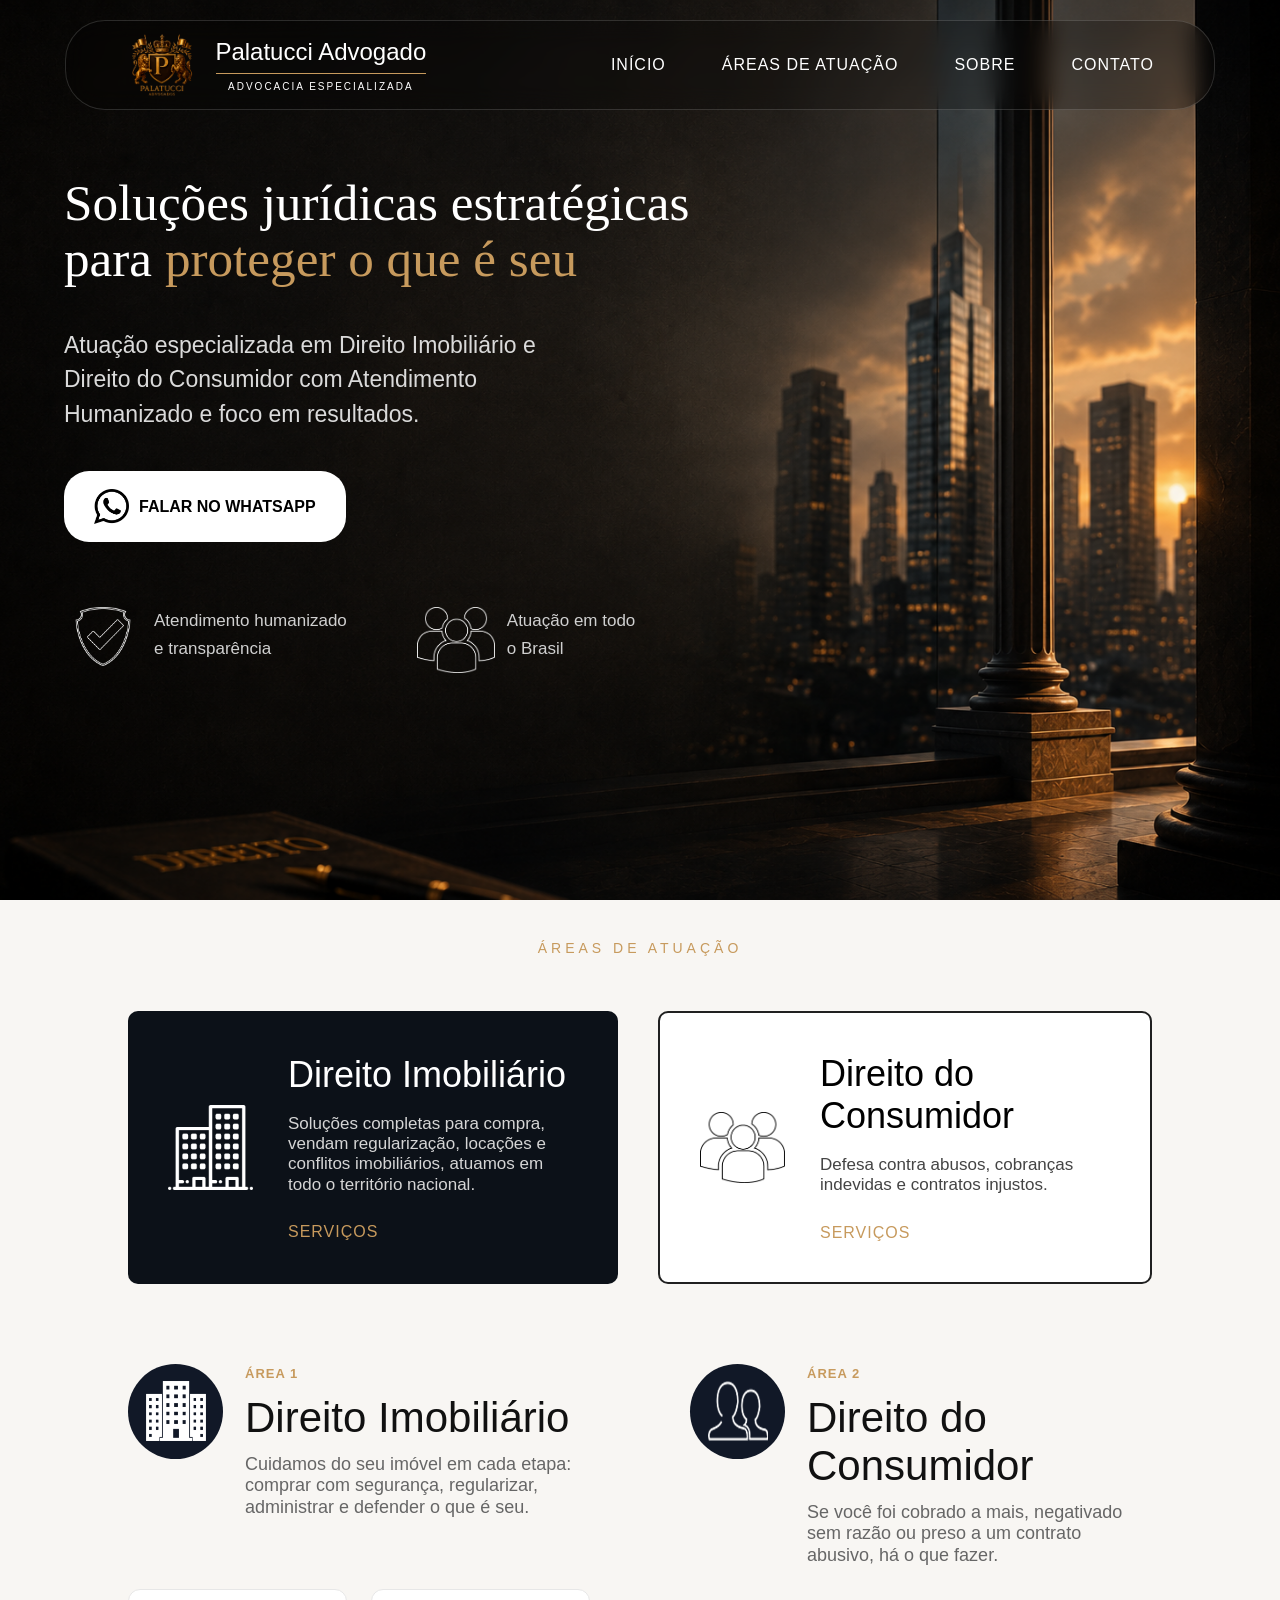
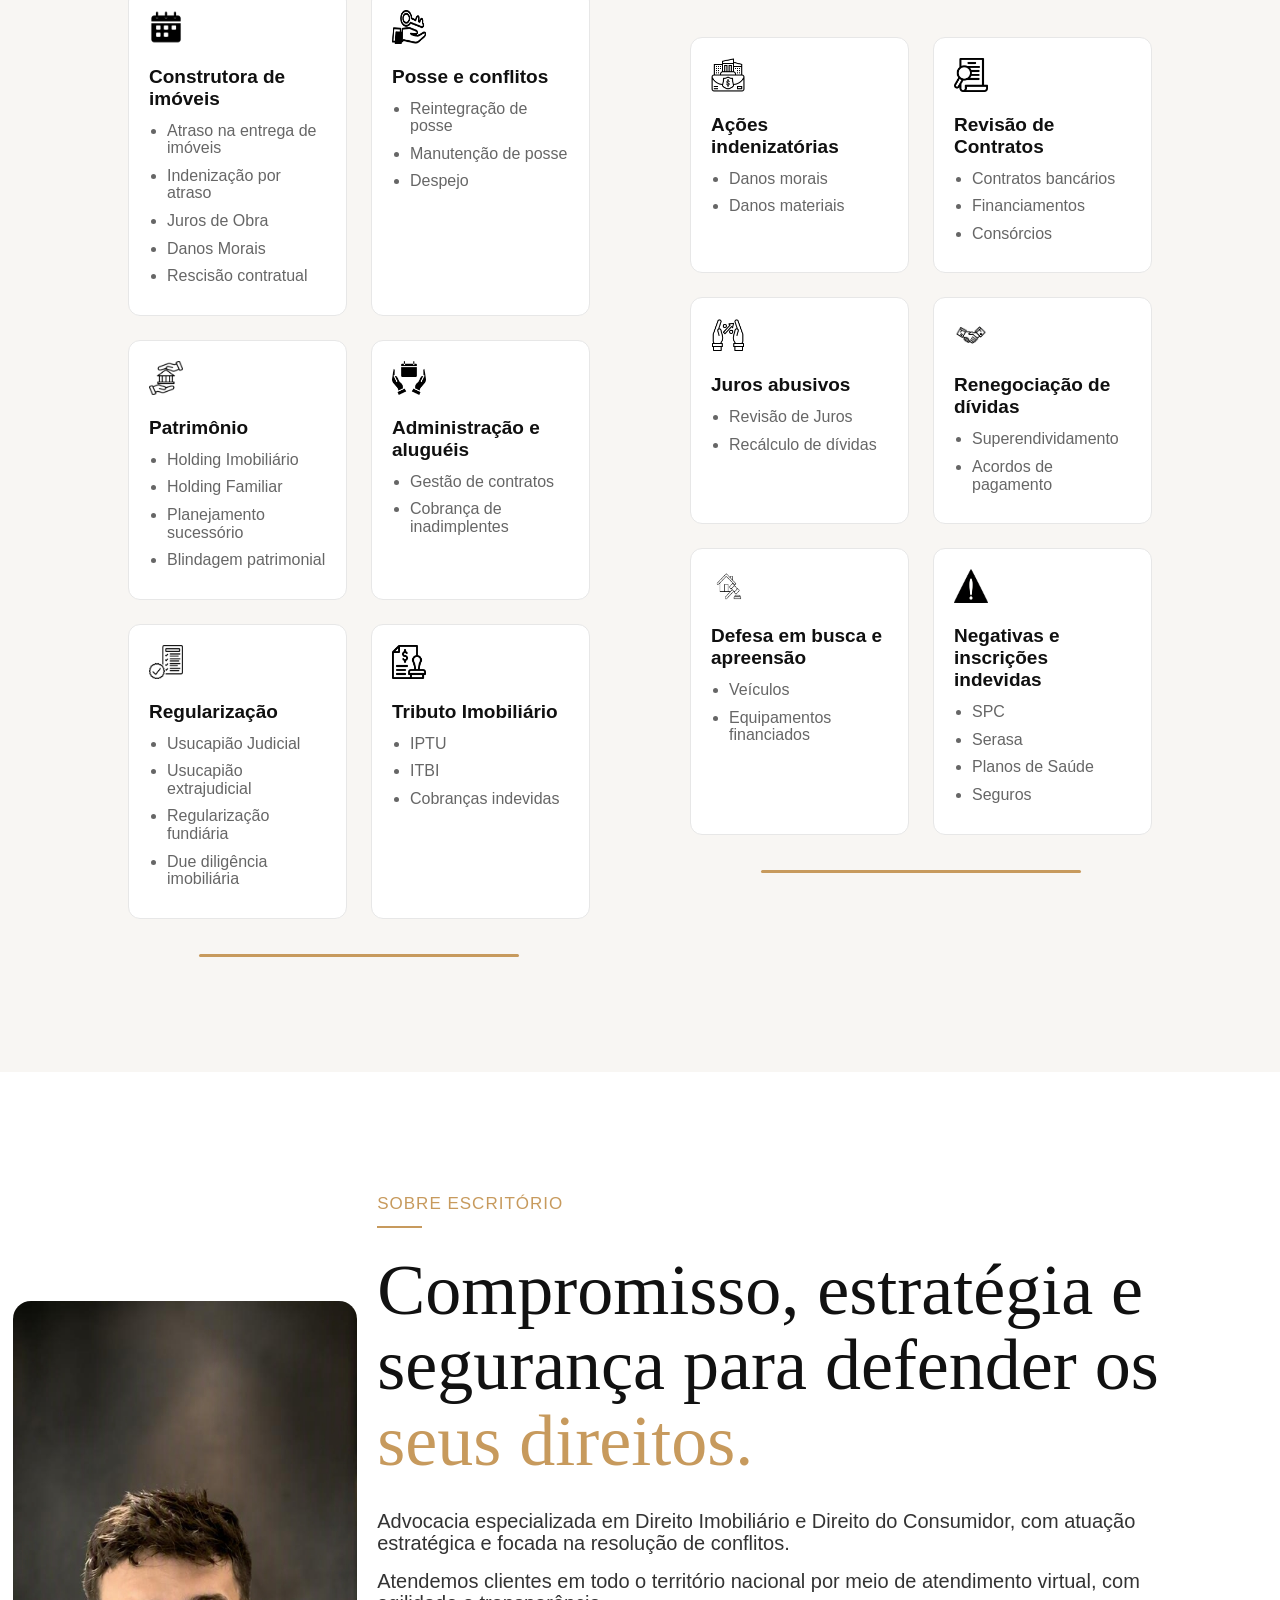
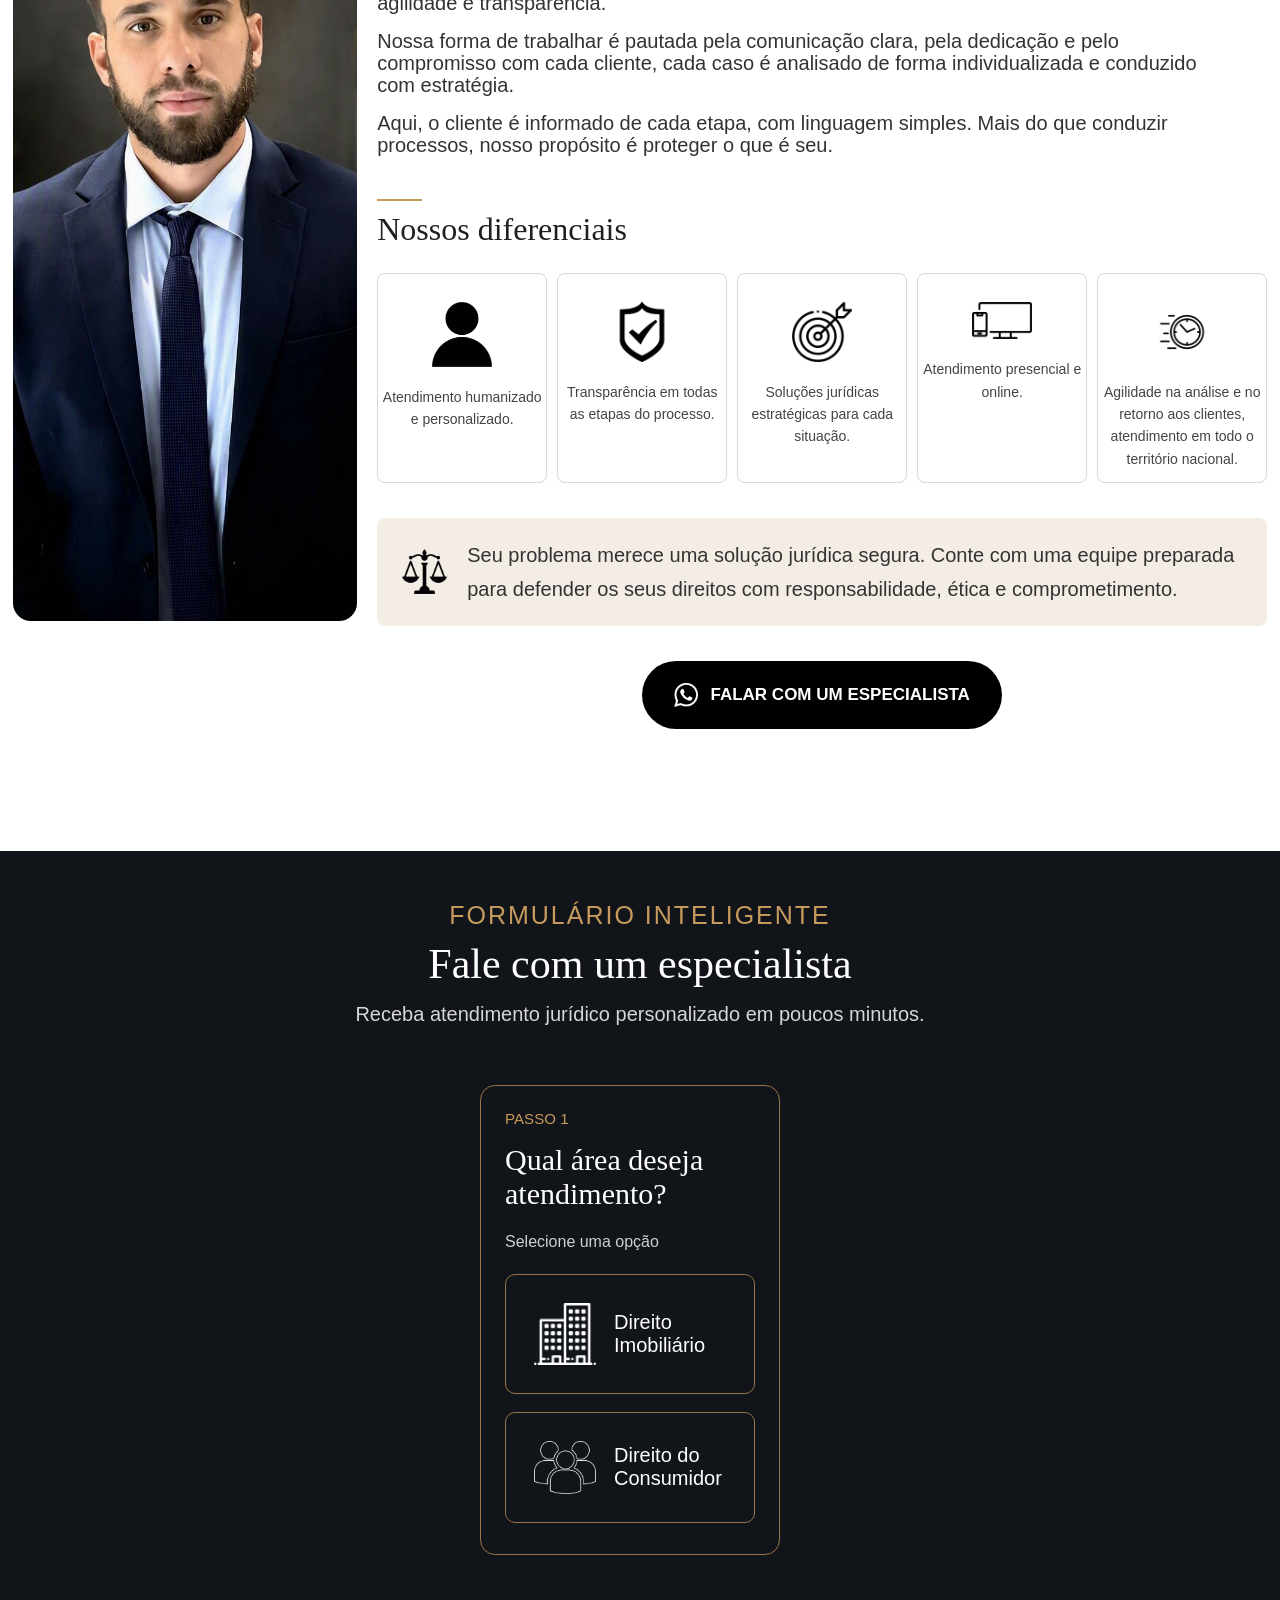
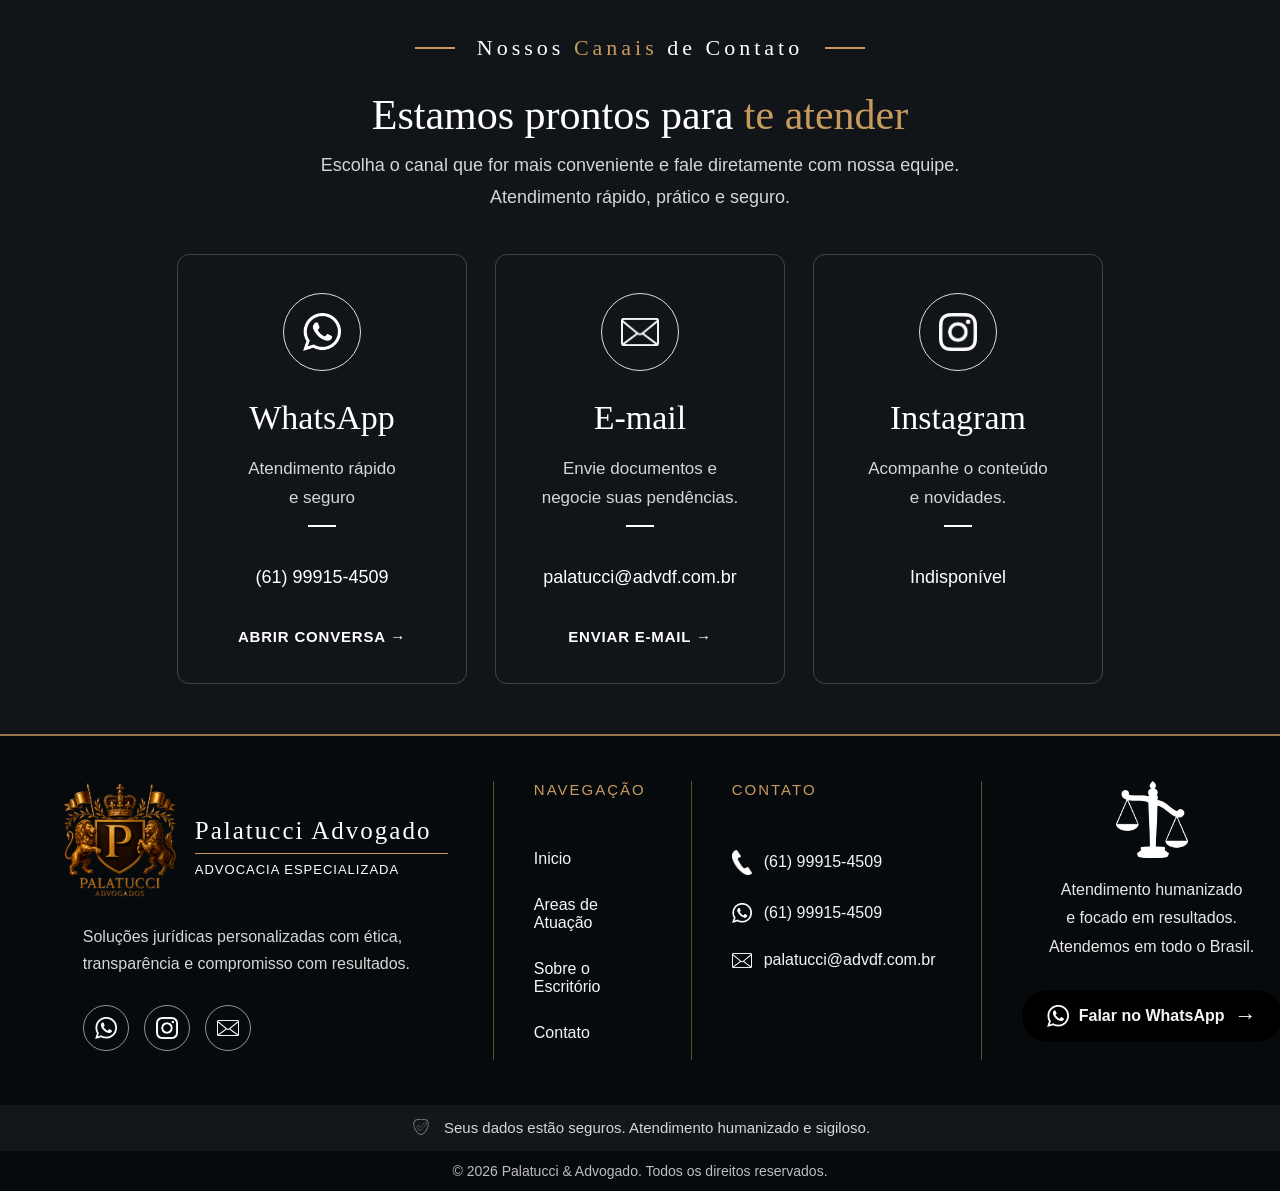
<file: index.html>
<!DOCTYPE html>
<html lang="pt-br">
<head>
    <meta charset="UTF-8">
    <meta name="viewport" content="width=device-width, initial-scale=1.0">
    <title>Palatucci Advogado - Atuamos em todo o Brasil</title>
    <link rel="stylesheet" href="css/cssmain/menu.css">
    <link rel="stylesheet" href="css/cssmain/areasAtuacao.css">
    <link rel="stylesheet" href="css/cssmain/sobre.css">
    <link rel="stylesheet" href="css/cssmain/formulario.css">
    <link rel="stylesheet" href="css/cssmain/footer.css">
    
    <!--CSS Mobile-->
    <link rel="stylesheet" href="css/cssmain/mobile/menuMobile.css">
    <link rel="stylesheet" href="css/cssmain/mobile/areasAtuacaoMobile.css">
    <link rel="stylesheet" href="css/cssmain/mobile/sobreMobile.css">
    <link rel="stylesheet" href="css/cssmain/mobile/formularioMobile.css">
    <link rel="stylesheet" href="css/cssmain/mobile/footerMobile.css">
</head>
<body>
    <!--Aqui é o começo do site-->
    <div class="inicio">
        <section class="in2" id="in2">
            <header class="header" id="header">
                <div class="logoEscritorio">
                    <img src="imagens/palatucci.png" alt="Logo Palatucci Advocacia" class="logo">
                    <div class="logo-texto">
                        <h2>Palatucci Advogado</h2>
                        <div class="linha"></div>
                        <p>Advocacia Especializada</p>
                    </div>
                </div>
                
                <nav class="menu"> 
                    <a href="#in2" class="ativo">Início</a> 
                    <a href="#areas">Áreas de Atuação</a>
                    <a href="#sobre">Sobre</a>
                    <a href="#contato">Contato</a>
                </nav>

                <button class="menu-mobile" id="menuMobile">
                    ☰
                </button>
            </header>
        </section>
        
        <div class="conteudo">
            <div class="principal">
                <h1>
                    Soluções jurídicas estratégicas para
                    <span>proteger o que é seu</span>
                </h1>
                <p>
                    Atuação especializada em Direito Imobiliário
                    e Direito do Consumidor com Atendimento
                    Humanizado e foco em resultados.
                </p>
                
                <a href="https://wa.me/5561999154509" class="botao"> 
                    <img src="imagens/wpp1.png" alt="whatsapp">
                    FALAR NO WHATSAPP 
                </a>
            </div>
    
            <div class="beneficios">
                <div class="item">
                    <img src="imagens/brasao.png" alt="confirmacao">
                    <span>
                        Atendimento humanizado <br> 
                        e transparência
                    </span>
                </div>
    
                <div class="item">
                    <img src="imagens/bonecos.png" alt="bonecos">
                    <span>Atuação em todo <br>
                        o Brasil</span>
                </div>
            </div>
        </div>
    </div>

    <main class="hero">
        <!--Áreas de Atuaçãos-->
        <section class="area" id="areas">
            <span class="subtitulo">ÁREAS DE ATUAÇÃO</span>
            <div class="cards">
                <div class="card-dark">
                    <img src="imagens/predio1.png" alt="predio1">
                    <div>
                        <h2>Direito Imobiliário</h2>
                        <p>
                            Soluções completas para compra,
                            vendam regularização, locações
                            e conflitos imobiliários, atuamos em todo o território nacional.
                        </p>
                        <span class="serv">SERVIÇOS</span>
                    </div>
                </div>

                <div class="card">
                    <img src="imagens/bonecos preto.png" alt="">
                    <div>
                        <h2>Direito do Consumidor</h2>
                        <p>Defesa contra abusos, cobranças indevidas e contratos injustos.</p>
                        <span class="serv">SERVIÇOS</span>
                    </div>
                </div>
            </div>

            <div class="conteudoCards">
                <div class="coluna">
                    <div class="cabecalho">
                        <div class="circulo">
                            <img src="imagens/predios.png" alt="predio">
                        </div>

                        <div>
                            <span>ÁREA 1</span>
                            <h2>Direito Imobiliário</h2>
                            <p>Cuidamos do seu imóvel em cada etapa: comprar com segurança, regularizar, administrar e defender o que é seu.</p>
                        </div>
                    </div>

                    <div class="servicos">
                        <div class="servico">
                            <img src="imagens/an-iconic-calendar-icon-png.webp" alt="calendario">
                            <h3>Construtora de imóveis</h3>
                            <ul>
                                <li>Atraso na entrega de imóveis</li>
                                <li>Indenização por atraso</li>
                                <li>Juros de Obra</li>
                                <li>Danos Morais</li>
                                <li>Rescisão contratual</li>
                            </ul>
                        </div>
        
                        <div class="servico">
                            <img src="imagens/0587-k1go.png" alt="posse">
                            <h3>Posse e conflitos</h3>
                            <ul>
                                <li>Reintegração de posse</li>
                                <li>Manutenção de posse</li>
                                <li>Despejo</li>
                            </ul>
                        </div>
        
                        <div class="servico">
                            <img src="imagens/18591615.png" alt="banco ">
                            <h3>Patrimônio</h3>
                            <ul>
                                <li>Holding Imobiliário</li>
                                <li>Holding Familiar</li>
                                <li>Planejamento sucessório</li>
                                <li>Blindagem patrimonial</li>
                            </ul>
                        </div>
        
                        <div class="servico">
                            <img src="imagens/1451969.png" alt="adm">
                            <h3>Administração e aluguéis</h3>
                            <ul>
                                <li>Gestão de contratos</li>
                                <li>Cobrança de inadimplentes</li>
                            </ul>
                        </div>
        
                        <div class="servico">
                            <img src="imagens/15386154-icone-de-linha-para-regulamentacao-vetor.png" alt="regular">
                            <h3>Regularização</h3>
                            <ul>
                                <li>Usucapião Judicial</li>
                                <li>Usucapião extrajudicial</li>
                                <li>Regularização fundiária</li>
                                <li>Due diligência imobiliária</li>
                            </ul>
                        </div>
        
                        <div class="servico">
                            <img src="imagens/1333283.png" alt="carimbo">
                            <h3>Tributo Imobiliário</h3>
                            <ul>
                                <li>IPTU</li>
                                <li>ITBI</li>
                                <li>Cobranças indevidas</li>
                            </ul>
                        </div>
                    </div>
                </div>



                
                <!--Coluna do Direito Consumidor-->
                <div class="coluna">
                    <div class="cabecalho">
                        <div class="circulo">
                            <img src="imagens/pessoas.png" alt="pessoa">
                        </div>
                         
                        <div>
                            <span>ÁREA 2</span>
                            <h2>Direito do Consumidor</h2>
                            <p>Se você foi cobrado a mais, negativado sem razão ou preso a um contrato abusivo, há o que fazer.</p>
                        </div>
                    </div>
                    <div class="servicos">
                        <div class="servico">
                            <img src="imagens/2758446.png" alt="carta">
                            <h3>Ações indenizatórias</h3>
                            <ul>
                                <li>Danos morais</li>
                                <li>Danos materiais</li>
                            </ul>
                        </div>
    
                        <div class="servico">
                            <img src="imagens/4552675.png" alt="lupa">
                            <h3>Revisão de Contratos</h3>
                            <ul>
                                <li>Contratos bancários</li>
                                <li>Financiamentos</li>
                                <li>Consórcios</li>
                            </ul>
                        </div>
    
                        <div class="servico">
                            <img src="imagens/2091848.png" alt="juro">
                            <h3>Juros abusivos</h3>
                            <ul>
                                <li>Revisão de Juros</li>
                                <li>Recálculo de dívidas</li>
                            </ul>
                        </div>
    
                        <div class="servico">
                            <img src="imagens/pngtree-deal-line-icon-png-image_9137826.png" alt="apertomao">
                            <h3>Renegociação de dívidas</h3>
                            <ul>
                                <li>Superendividamento</li>
                                <li>Acordos de pagamento</li>
                            </ul>
                        </div>
    
                        <div class="servico">
                            <img src="imagens/icon-imobiliario-1-2-29-original.png" alt="casa">
                            <h3>Defesa em busca e apreensão</h3>
                            <ul>
                                <li>Veículos</li>
                                <li>Equipamentos financiados</li>
                            </ul>
                        </div>
    
                        <div class="servico">
                            <img src="imagens/exclamation-mark-icon-free-png.png" alt="exclamacao">
                            <h3>Negativas e inscrições indevidas</h3>
                            <ul>
                                <li>SPC</li>
                                <li>Serasa</li>
                                <li>Planos de Saúde</li>
                                <li>Seguros</li>
                            </ul>
                        </div>
                    </div>
    
                </div>
            </div>





            
        </section>

        <section class="sobre" id="sobre">
            <div class="sobre-imagem">
                <img src="imagens/Designer.jfif" alt="">
            </div>

            <div class="sobre-conteudo">
                <span class="subtitulo-sobre">
                    SOBRE ESCRITÓRIO
                </span>

                <div class="linha-sobre"></div>

                <h2>Compromisso, estratégia e segurança para defender os <span>seus direitos.</span></h2>
                
                <p> Advocacia especializada em Direito Imobiliário e Direito do Consumidor, com atuação estratégica e focada na resolução de conflitos.</p>
                
                <p>Atendemos clientes em todo o território nacional por meio de atendimento virtual, com agilidade e transparência.</p>

                <p>Nossa forma de trabalhar é pautada pela comunicação clara, pela dedicação e pelo compromisso com cada cliente, cada caso é analisado de forma individualizada e conduzido com estratégia.</p>

                <p>Aqui, o cliente é informado de cada etapa, com linguagem simples. Mais do que conduzir processos, nosso propósito é proteger o que é seu.</p>
                
                <h3 class="titulos-diferenciais">Nossos diferenciais</h3>
                <div class="diferenciais">
                    <div class="diferencial">
                        <img src="imagens/pngtree-vector-business-men-icon-png-image_925963.png" alt="">
                        <p>Atendimento humanizado e personalizado.</p>
                    </div>
                    
                    <div class="diferencial">
                        <img src="imagens/315.png" alt="">
                        <p>Transparência em todas as etapas do processo.</p>
                    </div>
                    
                    <div class="diferencial">
                        <img src="imagens/1850962.png" alt="">
                        <p>Soluções jurídicas estratégicas para cada situação.</p>
                    </div>
                    
                    <div class="diferencial">
                        <img src="imagens/communication-tv-and-phone-icon-outline-illustration-vector.png" alt="">
                        <p>Atendimento presencial e online.</p>
                    </div>

                    <div class="diferencial">
                        <img src="imagens/5087296.png" alt="">
                        <p>Agilidade na análise e no retorno aos clientes, atendimento em todo o território nacional.</p>
                    </div>
                </div>
                
                <div class="caixa-final">
                    <img src="imagens/1430.png" alt="">
                    <p>Seu problema merece uma solução jurídica segura. Conte com uma equipe preparada para defender os seus direitos com responsabilidade, ética e comprometimento.</p>
                </div>
                
                <a href="https://wa.me/5561999154509" class="botao-sobre"> 
                    <img src="imagens/whatsapp-logo-png_seeklogo-168310.png" alt="whatsapp">
                    FALAR COM UM ESPECIALISTA 
                </a>
            </div>
        </section>





        <section class="contato" id="contato">
            <span class="subtitulo-contato">FORMULÁRIO INTELIGENTE</span>
            <h2>Fale com um especialista</h2>
            <p class="texto-contato">Receba atendimento jurídico personalizado em poucos minutos.</p>

            <div class="formulario">
                <div class="passo">

                    <!--Aqui é a parte que o cliente escolhe qual é o seu problema-->

                    <span class="numero-passo" id="passo1">PASSO 1</span>
                    <h3>Qual área deseja atendimento?</h3>
                    <p>Selecione uma opção</p>

                    <div class="areas">
                        <div class="opcao-area" id="area-imobiliario" data-area="imobiliario">
                            <img src="imagens/predio1.png" alt="">
                            <span>Direito Imobiliário</span>
                        </div>


                        <div class="opcao-area" id="area-consumidor" data-area="consumidor">
                            <img src="imagens/bonecos.png" alt="">
                            <span>Direito do Consumidor</span>
                        </div>
                    </div>
                </div>


                <div class="seta"></div>


                <div class="passo" id="passo2">
                    <span class="numero-passo">PASSO 2 </span>
                    <h3 id="tituloProblema">Qual o problema?</h3>
                    <p>Selecione uma opção</p>

                    <!-- Finalizar com o JavaScript William!!! -->
                    <div id="listaProblemas"></div>
                </div>


                <div class="seta"></div>


                <div class="passo" id="passo3">
                    <span class="numero-passo">PASSO 3</span>
                    <h3>Suas informações</h3>

                    <input type="text" id="nome" placeholder="Nome Completo">

                    <label for="telefone">Celular (WhatsApp)</label>

                    <div class="linha-inputs">
                        <input type="text" id="telefone" placeholder="(61) 99999-9999">
                        <input type="text" id="celular" placeholder="(61) 3123-4567">
                    </div>

                    <label for="descricao">Informe seu problema</label>
                    <textarea id="descricao" placeholder="Descreva seu problema."></textarea>

                    <button id="continuar">Continuar</button>
                </div>


                <div class="passo pronto" id="passo4">
                    <span class="numero-passo">PRONTO!</span>

                    <img src="imagens/whatsapp-logo-png_seeklogo-168310.png" alt="Whatsapp">
                    <p>Vamos enviar suas informações diretamente para o advogado.</p>

                    <button id="btnEnviar">ENVIAR PARA WHATSAPP</button>
                </div>
            </div>












            <div class="canais">
                <div class="titulo-canais">
                    <div class="linha2"></div>

                    <h3>Nossos <span>Canais</span> de Contato</h3>

                    <div class="linha2"></div>
                </div>

                <h2 class="titulo-atendimento">Estamos prontos para <span>te atender</span></h2>
                
                <p class="texto-canais">Escolha o canal que for mais conveniente e fale diretamente com nossa equipe.
                    <br> Atendimento rápido, prático e seguro.
                </p>

                <div class="cards-contato">
                    <!-- <div class="card-contato">
                        <div class="icone">
                            <img src="/imagens/tell branco.png" alt="telefone">
                        </div>
                        <h3>Telefone</h3>
                        <p>Segunda a Sexta, <br>das 8h às 18h</p>
                        <div class="traco"></div>
                        <span>Indisponível</span>
                    </div> -->

                    <div class="card-contato">
                        <div class="icone">
                            <img src="imagens/whatsapp-logo-png_seeklogo-168310.png" alt="WhatsApp">
                        </div>
                        <h3>WhatsApp</h3>
                        <p>Atendimento rápido <br>e seguro</p>
                        <div class="traco"></div>
                        <strong>(61) 99915-4509</strong>
                        <a href="https://wa.me/5561999154509">ABRIR CONVERSA →</a>
                    </div>

                    <div class="card-contato">
                        <div class="icone">
                            <img src="imagens/email.png" alt="email">
                        </div>
                        <h3>E-mail</h3>
                        <p>Envie documentos e <br>negocie suas pendências.</p>
                        <div class="traco"></div>
                        <strong>palatucci@advdf.com.br</strong>
                        <a href="mailto:palatucci@advdf.com.br">ENVIAR E-MAIL →</a>
                    </div>

                    <div class="card-contato">
                        <div class="icone">
                            <img src="imagens/Camada 1.png" alt="Instagram">
                        </div>
                        <h3>Instagram</h3>
                        <p>Acompanhe o conteúdo <br>e novidades.</p>
                        <div class="traco"></div>
                        <span>Indisponível</span>
                    </div>
                </div>
            </div>

        </section>
    </main>

    <footer class="footer">
        <div class="footer-container">
            <div class="footer-col">
                <div class="footer-logo-area">
                    <img src="imagens/palatucci.png" alt="Palatucci Advogado " class="footer-logo">
                    <div class="footer-logo-texto">
                        <h2>Palatucci Advogado</h2>
                        <div class="linha-logo"></div>
                        <span>ADVOCACIA ESPECIALIZADA</span>
                    </div>
                </div>
                <p class="footer-descricao">
                    Soluções jurídicas personalizadas com ética, transparência e compromisso com resultados.
                </p>

                <div class="footer-redes">
                    <a href="https://wa.me/5561999154509">
                        <img src="imagens/whatsapp-logo-png_seeklogo-168310.png" alt="">
                    </a>

                    <a href="#">
                        <img src="imagens/Camada 1.png" alt="">
                    </a>

                    <a href="mailto:palatucci@advdf.com.br">
                        <img src="imagens/email.png" alt="">
                    </a>
                </div>
            </div>

            <div class="footer-col">
                <h3>NAVEGAÇÃO</h3>
                <ul>
                    <li><a href="#in2">Inicio</a></li>
                    <li><a href="#areas">Areas de Atuação</a></li>
                    <li><a href="#sobre">Sobre o Escritório</a></li>
                    <li><a href="#contato">Contato</a></li>
                </ul>
            </div>

            <div class="footer-col">
                <h3>CONTATO</h3>
                <ul class="lista-contato">
                    <li>
                        <img src="imagens/tell branco.png" alt="">
                        (61) 99915-4509
                    </li>
                    <li>
                        <img src="imagens/whatsapp-logo-png_seeklogo-168310.png" alt="">
                        (61) 99915-4509
                    </li>
                    <li>
                        <img src="imagens/email.png" alt="">
                        palatucci@advdf.com.br
                    </li>
                </ul>
            </div>

            <div class="footer-col footer-direita">
                <img src="imagens/balanca.png" alt="" class="icone-balanca">
                <p>Atendimento humanizado<br> e focado em resultados. <br> Atendemos em todo o Brasil.</p>
                <a href="https://wa.me/5561999154509"
                    class="botao-footer">
                    <img src="imagens/whatsapp-logo-png_seeklogo-168310.png" alt=""> Falar no WhatsApp
                    <span>→</span>
                </a>
            </div>
        </div>

            <div class="footer-info">
                <img src="imagens/brasao.png" alt="seguranca">
                <p>Seus dados estão seguros. Atendimento humanizado e sigiloso.</p>
            </div>

            <div class="footer-copy">
                © 2026 Palatucci & Advogado. Todos os direitos reservados.
            </div>
    </footer> <!--Aqui vai ser o final da pagina-->
    <script src="javaScript/script.js"></script>
    </body>
</html>
</file>
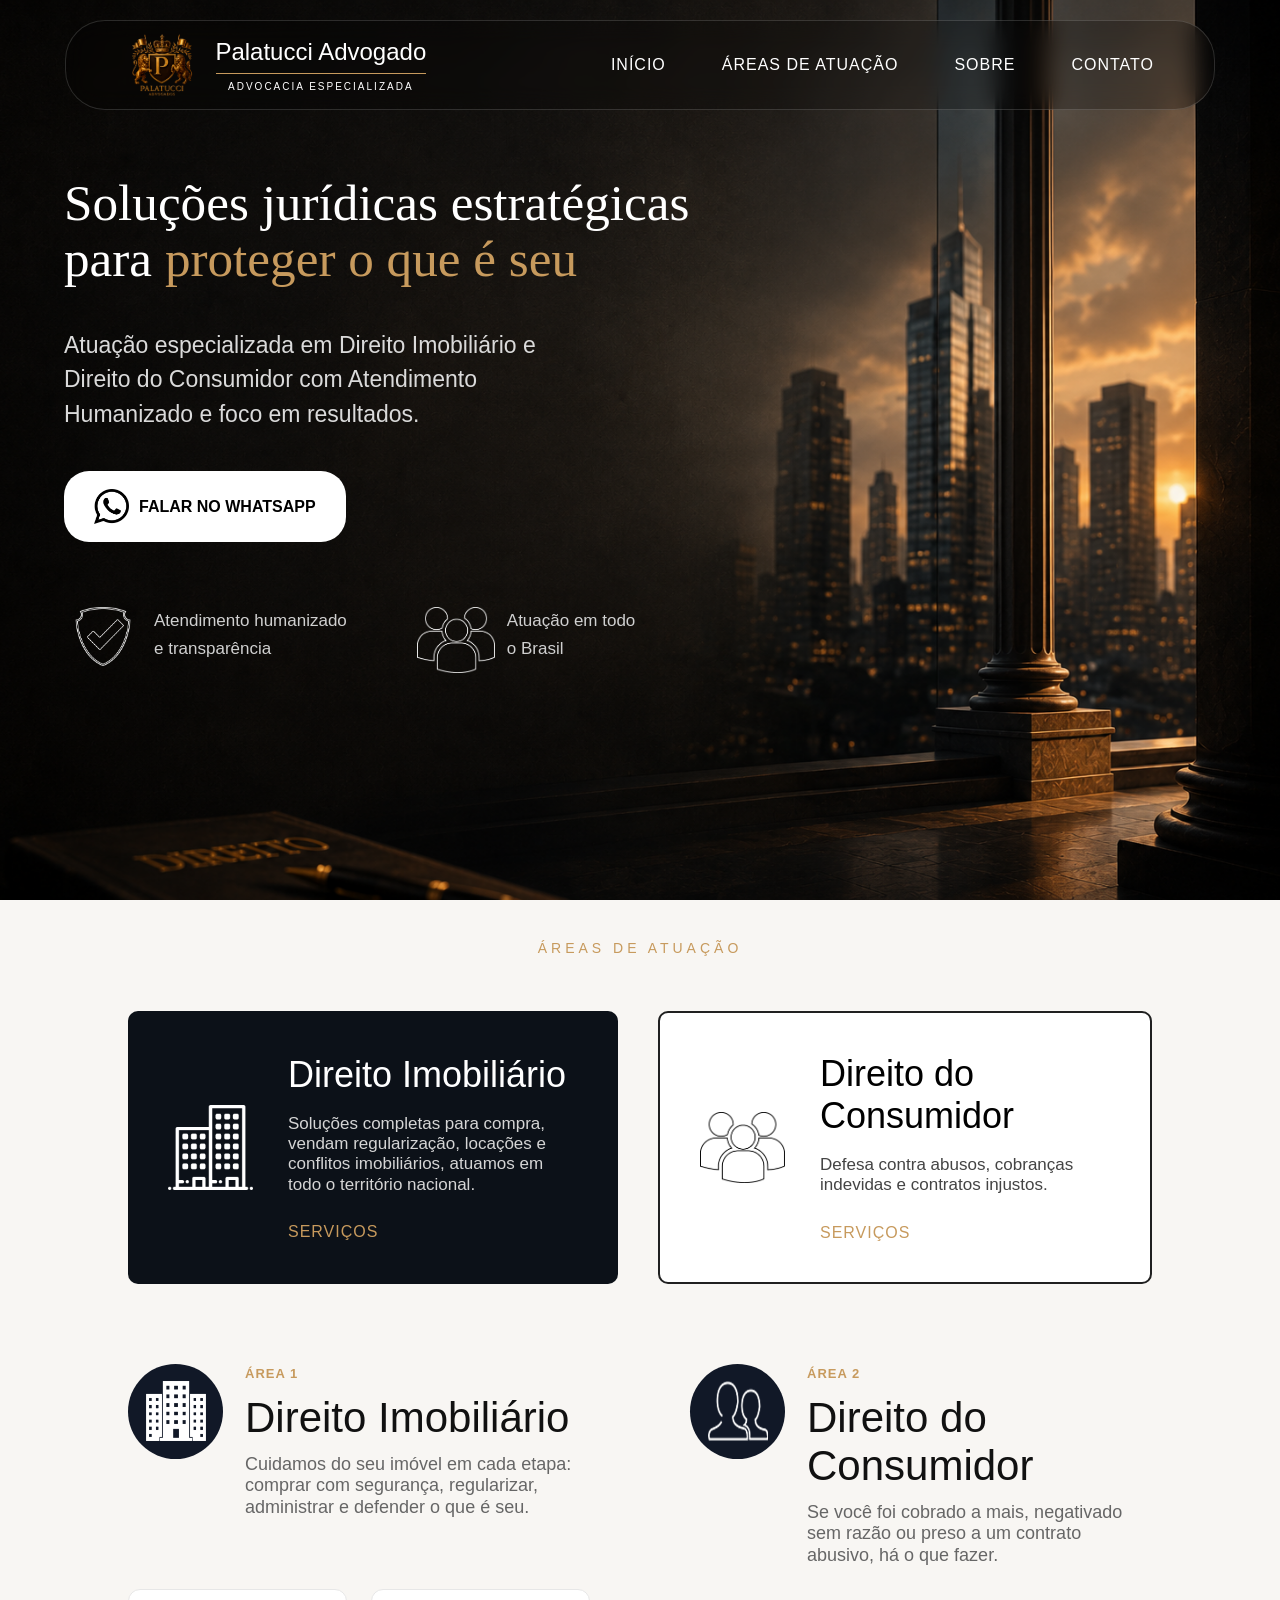
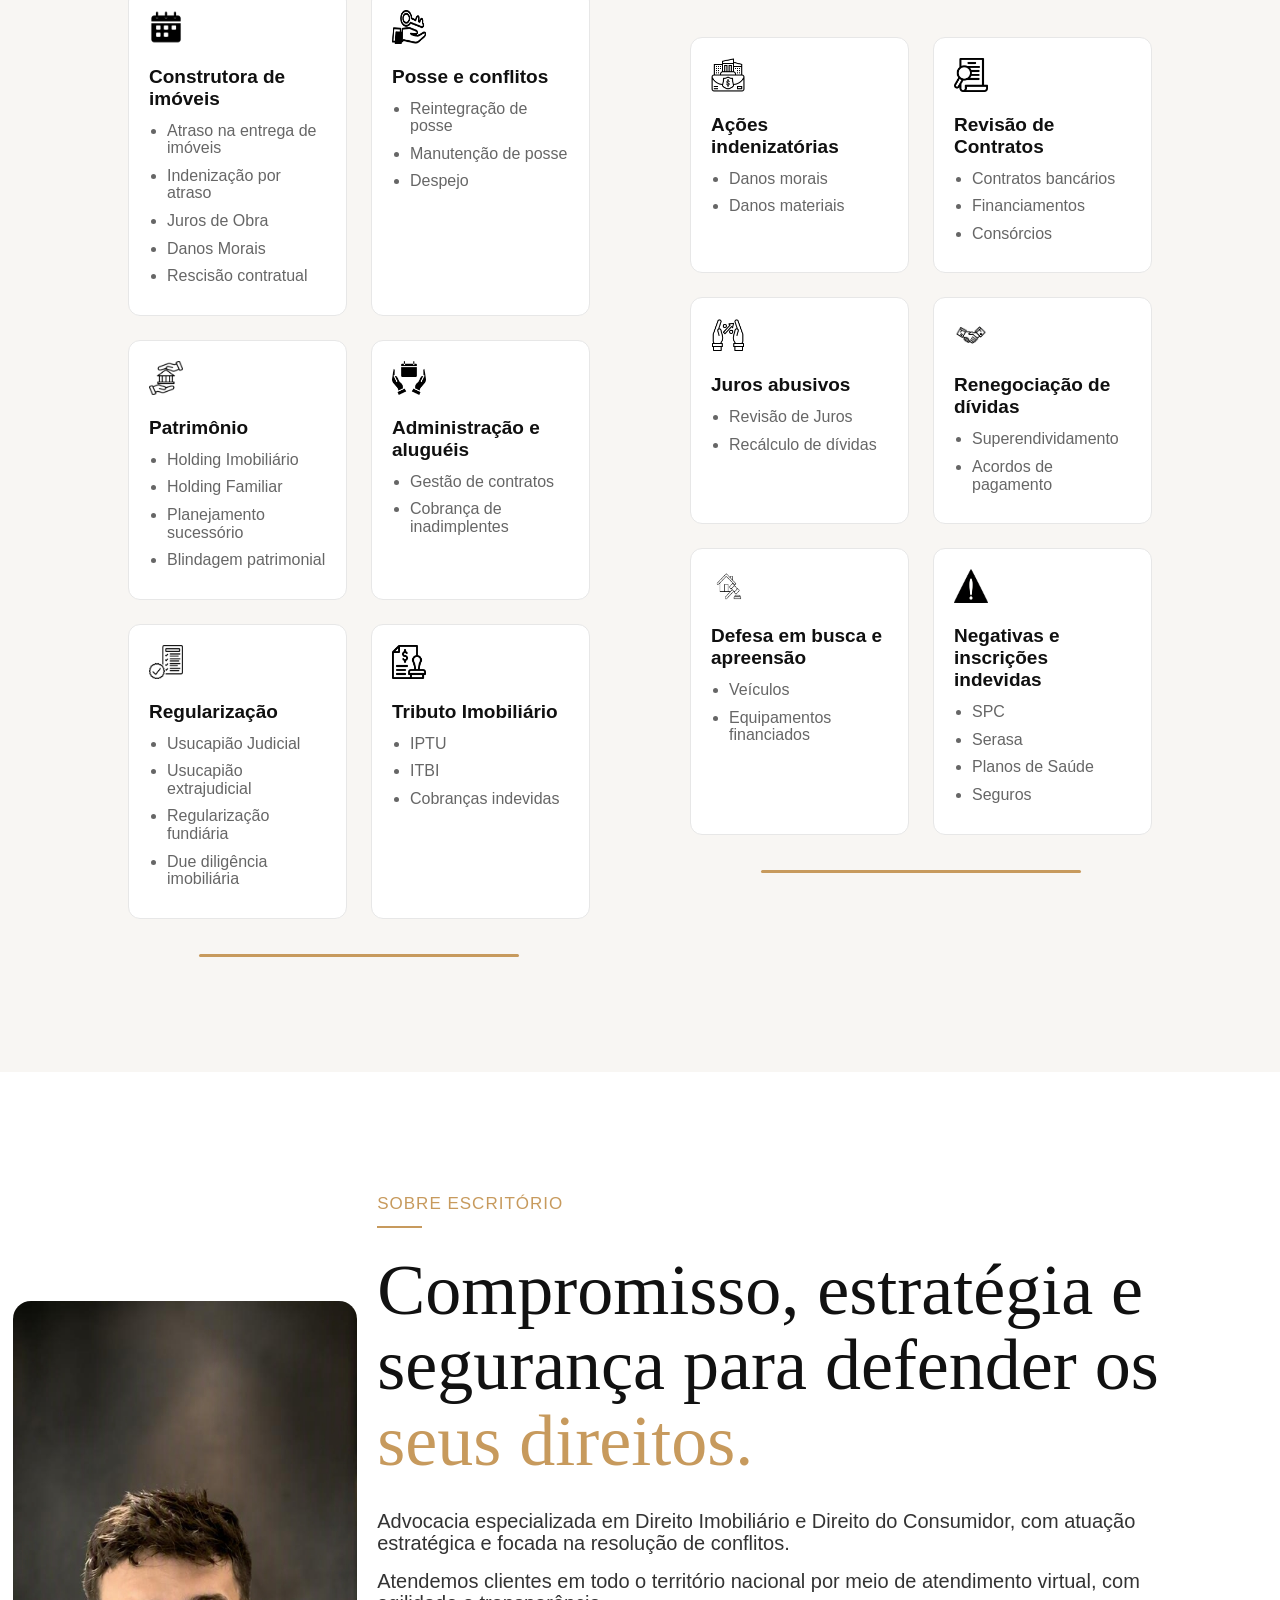
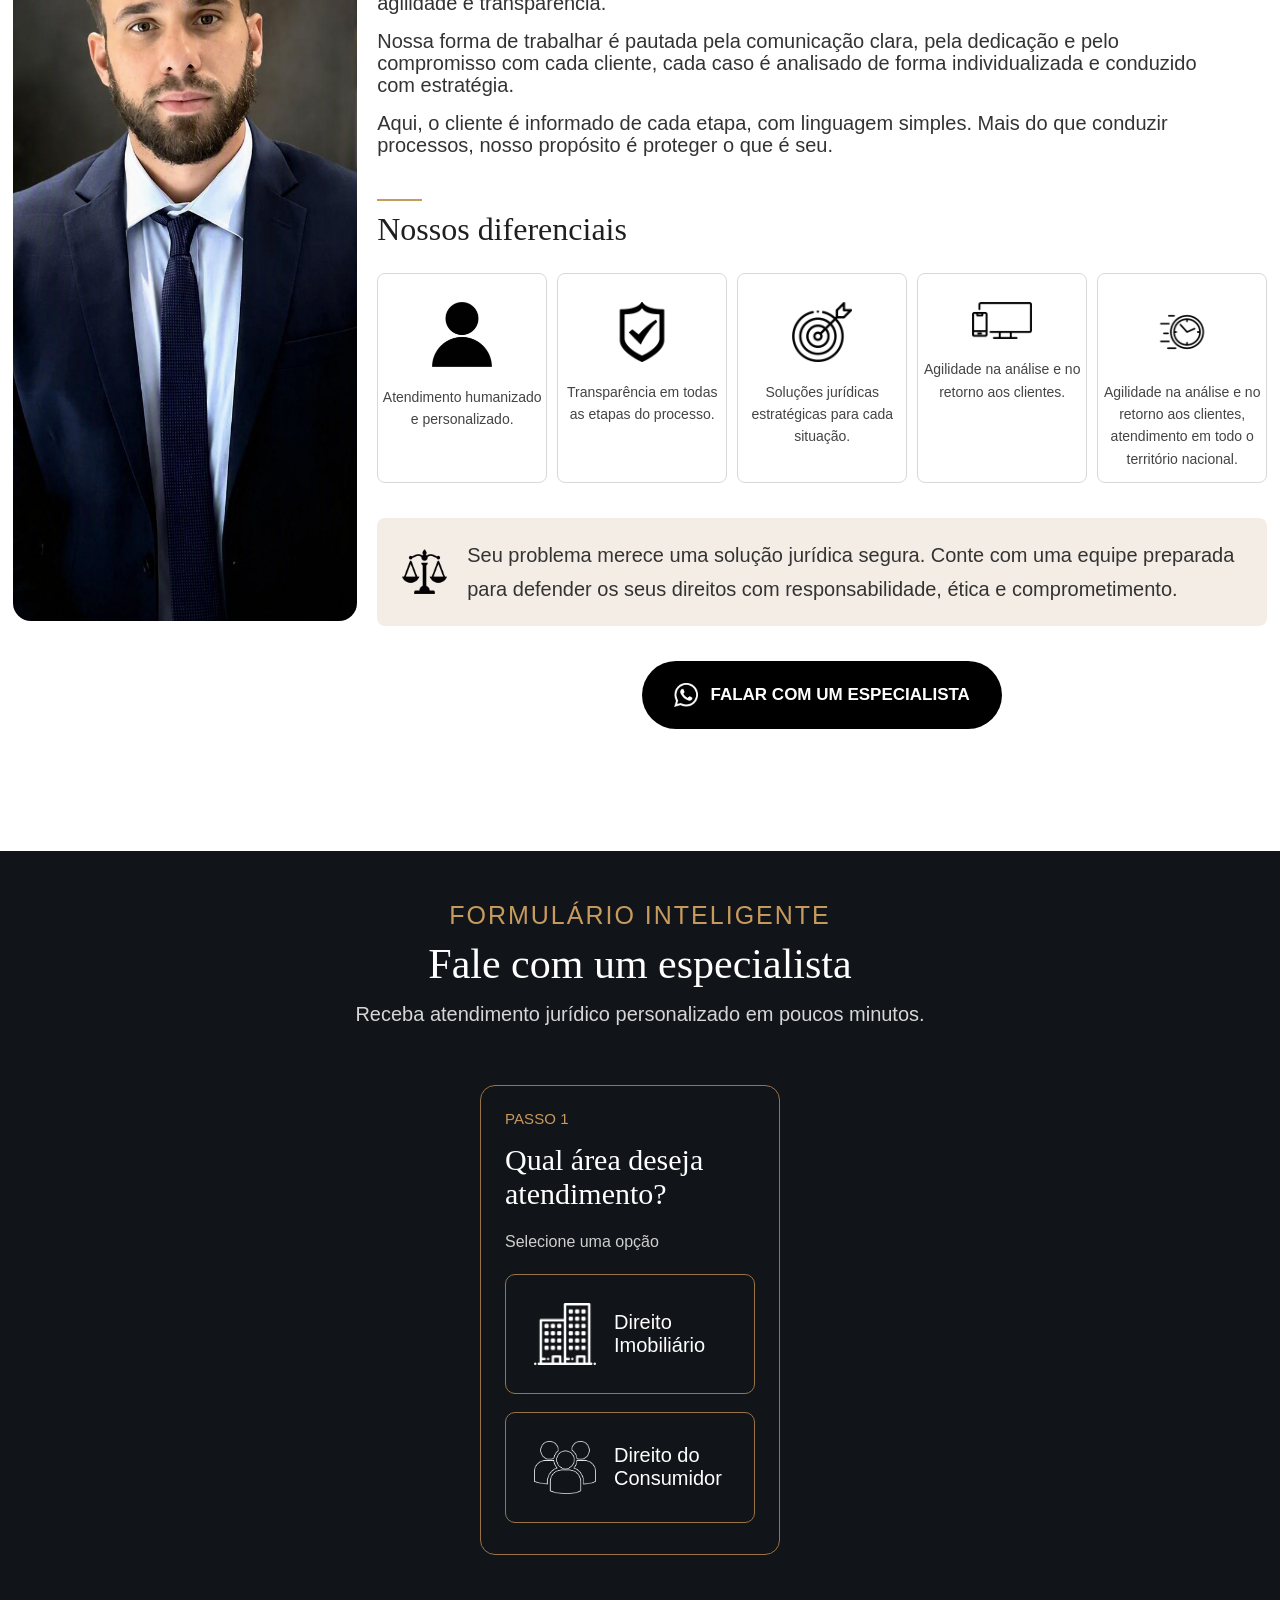
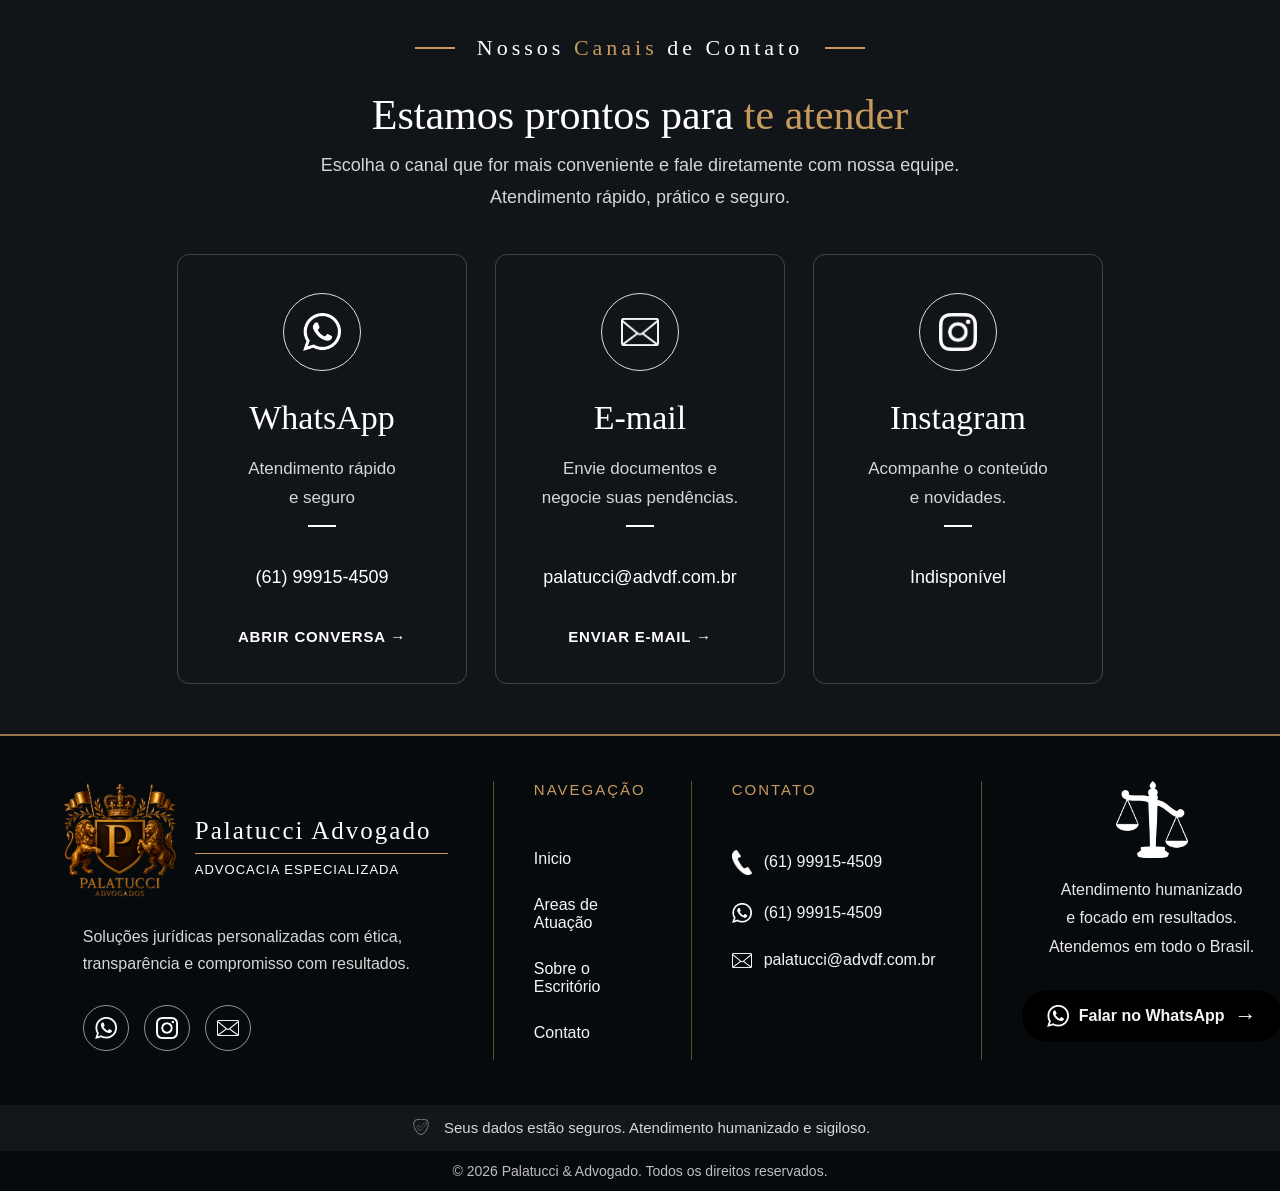
<file: main.html>
<!DOCTYPE html>
<html lang="pt-br">
<head>
    <meta charset="UTF-8">
    <meta name="viewport" content="width=device-width, initial-scale=1.0">
    <title>Douglas Palatucci Advogado - Atuamos em todo o Brasil</title>
    <link rel="stylesheet" href="/css/cssmain/menu.css">
    <link rel="stylesheet" href="/css/cssmain/areasAtuacao.css">
    <link rel="stylesheet" href="/css/cssmain/sobre.css">
    <link rel="stylesheet" href="/css/cssmain/formulario.css">
    <link rel="stylesheet" href="/css/cssmain/footer.css">
    
    <!--CSS Mobile-->
    <link rel="stylesheet" href="/css/cssmain/mobile/menuMobile.css">
    <link rel="stylesheet" href="/css/cssmain/mobile/areasAtuacaoMobile.css">
    <link rel="stylesheet" href="/css/cssmain/mobile/sobreMobile.css">
    <link rel="stylesheet" href="/css/cssmain/mobile/formularioMobile.css">
    <link rel="stylesheet" href="/css/cssmain/mobile/footerMobile.css">
</head>
<body>
    <!--Aqui é o começo do site-->
    <div class="inicio">
        <section class="in2" id="in2">
            <header class="header" id="header">
                <div class="logoEscritorio">
                    <img src="/imagens/palatucci.png" alt="Logo Palatucci Advocacia" class="logo">
                    <div class="logo-texto">
                        <h2>Palatucci Advogado</h2>
                        <div class="linha"></div>
                        <p>Advocacia Especializada</p>
                    </div>
                </div>
                
                <nav class="menu"> 
                    <a href="#in2" class="ativo">Início</a> 
                    <a href="#areas">Áreas de Atuação</a>
                    <a href="#sobre">Sobre</a>
                    <a href="#contato">Contato</a>
                </nav>

                <button class="menu-mobile" id="menuMobile">
                    ☰
                </button>
            </header>
        </section>
        
        <div class="conteudo">
            <div class="principal">
                <h1>
                    Soluções jurídicas estratégicas para
                    <span>proteger o que é seu</span>
                </h1>
                <p>
                    Atuação especializada em Direito Imobiliário
                    e Direito do Consumidor com Atendimento
                    Humanizado e foco em resultados.
                </p>
                
                <a href="https://web.whatsapp.com/send?phone=5561999154509" class="botao"> 
                    <img src="/imagens/wpp1.png" alt="whatsapp">
                    FALAR NO WHATSAPP 
                </a>
            </div>
    
            <div class="beneficios">
                <div class="item">
                    <img src="/imagens/brasao.png" alt="confirmacao">
                    <span>
                        Atendimento humanizado <br> 
                        e transparência
                    </span>
                </div>
    
                <div class="item">
                    <img src="/imagens/bonecos.png" alt="bonecos">
                    <span>Atuação em todo <br>
                        o Brasil</span>
                </div>
            </div>
        </div>
    </div>

    <main class="hero">
        <!--Áreas de Atuaçãos-->
        <section class="area" id="areas">
            <span class="subtitulo">ÁREAS DE ATUAÇÃO</span>
            <div class="cards">
                <div class="card-dark">
                    <img src="/imagens/predio1.png" alt="predio1">
                    <div>
                        <h2>Direito Imobiliário</h2>
                        <p>
                            Soluções completas para compra,
                            vendam regularização, locações
                            e conflitos imobiliários, atuamos em todo o território nacional.
                        </p>
                        <span class="serv">SERVIÇOS</span>
                    </div>
                </div>

                <div class="card">
                    <img src="/imagens/bonecos preto.png" alt="">
                    <div>
                        <h2>Direito do Consumidor</h2>
                        <p>Defesa contra abusos, cobranças indevidas e contratos injustos.</p>
                        <span class="serv">SERVIÇOS</span>
                    </div>
                </div>
            </div>

            <div class="conteudoCards">
                <div class="coluna">
                    <div class="cabecalho">
                        <div class="circulo">
                            <img src="/imagens/predios.png" alt="predio">
                        </div>

                        <div>
                            <span>ÁREA 1</span>
                            <h2>Direito Imobiliário</h2>
                            <p>Cuidamos do seu imóvel em cada etapa: comprar com segurança, regularizar, administrar e defender o que é seu.</p>
                        </div>
                    </div>

                    <div class="servicos">
                        <div class="servico">
                            <img src="/imagens/an-iconic-calendar-icon-png.webp" alt="calendario">
                            <h3>Construtora de imóveis</h3>
                            <ul>
                                <li>Atraso na entrega de imóveis</li>
                                <li>Indenização por atraso</li>
                                <li>Juros de Obra</li>
                                <li>Danos Morais</li>
                                <li>Rescisão contratual</li>
                            </ul>
                        </div>
        
                        <div class="servico">
                            <img src="/imagens/0587-k1go.png" alt="posse">
                            <h3>Posse e conflitos</h3>
                            <ul>
                                <li>Reintegração de posse</li>
                                <li>Manutenção de posse</li>
                                <li>Despejo</li>
                            </ul>
                        </div>
        
                        <div class="servico">
                            <img src="/imagens/18591615.png" alt="banco ">
                            <h3>Patrimônio</h3>
                            <ul>
                                <li>Holding Imobiliário</li>
                                <li>Holding Familiar</li>
                                <li>Planejamento sucessório</li>
                                <li>Blindagem patrimonial</li>
                            </ul>
                        </div>
        
                        <div class="servico">
                            <img src="/imagens/1451969.png" alt="adm">
                            <h3>Administração e aluguéis</h3>
                            <ul>
                                <li>Gestão de contratos</li>
                                <li>Cobrança de inadimplentes</li>
                            </ul>
                        </div>
        
                        <div class="servico">
                            <img src="/imagens/15386154-icone-de-linha-para-regulamentacao-vetor.png" alt="regular">
                            <h3>Regularização</h3>
                            <ul>
                                <li>Usucapião Judicial</li>
                                <li>Usucapião extrajudicial</li>
                                <li>Regularização fundiária</li>
                                <li>Due diligência imobiliária</li>
                            </ul>
                        </div>
        
                        <div class="servico">
                            <img src="/imagens/1333283.png" alt="carimbo">
                            <h3>Tributo Imobiliário</h3>
                            <ul>
                                <li>IPTU</li>
                                <li>ITBI</li>
                                <li>Cobranças indevidas</li>
                            </ul>
                        </div>
                    </div>
                </div>



                
                <!--Coluna do Direito Consumidor-->
                <div class="coluna">
                    <div class="cabecalho">
                        <div class="circulo">
                            <img src="/imagens/pessoas.png" alt="pessoa">
                        </div>
                         
                        <div>
                            <span>ÁREA 2</span>
                            <h2>Direito do Consumidor</h2>
                            <p>Se você foi cobrado a mais, negativado sem razão ou preso a um contrato abusivo, há o que fazer.</p>
                        </div>
                    </div>
                    <div class="servicos">
                        <div class="servico">
                            <img src="/imagens/2758446.png" alt="carta">
                            <h3>Ações indenizatórias</h3>
                            <ul>
                                <li>Danos morais</li>
                                <li>Danos materiais</li>
                            </ul>
                        </div>
    
                        <div class="servico">
                            <img src="/imagens/4552675.png" alt="lupa">
                            <h3>Revisão de Contratos</h3>
                            <ul>
                                <li>Contratos bancários</li>
                                <li>Financiamentos</li>
                                <li>Consórcios</li>
                            </ul>
                        </div>
    
                        <div class="servico">
                            <img src="/imagens/2091848.png" alt="juro">
                            <h3>Juros abusivos</h3>
                            <ul>
                                <li>Revisão de Juros</li>
                                <li>Recálculo de dívidas</li>
                            </ul>
                        </div>
    
                        <div class="servico">
                            <img src="/imagens/pngtree-deal-line-icon-png-image_9137826.png" alt="apertomao">
                            <h3>Renegociação de dívidas</h3>
                            <ul>
                                <li>Superendividamento</li>
                                <li>Acordos de pagamento</li>
                            </ul>
                        </div>
    
                        <div class="servico">
                            <img src="/imagens/icon-imobiliario-1-2-29-original.png" alt="casa">
                            <h3>Defesa em busca e apreensão</h3>
                            <ul>
                                <li>Veículos</li>
                                <li>Equipamentos financiados</li>
                            </ul>
                        </div>
    
                        <div class="servico">
                            <img src="/imagens/exclamation-mark-icon-free-png.png" alt="exclamacao">
                            <h3>Negativas e inscrições indevidas</h3>
                            <ul>
                                <li>SPC</li>
                                <li>Serasa</li>
                                <li>Planos de Saúde</li>
                                <li>Seguros</li>
                            </ul>
                        </div>
                    </div>
    
                </div>
            </div>





            
        </section>

        <section class="sobre" id="sobre">
            <div class="sobre-imagem">
                <img src="/imagens/Designer.jfif" alt="">
            </div>

            <div class="sobre-conteudo">
                <span class="subtitulo-sobre">
                    SOBRE ESCRITÓRIO
                </span>

                <div class="linha-sobre"></div>

                <h2>Compromisso, estratégia e segurança para defender os <span>seus direitos.</span></h2>
                
                <p> Advocacia especializada em Direito Imobiliário e Direito do Consumidor, com atuação estratégica e focada na resolução de conflitos.</p>
                
                <p>Atendemos clientes em todo o território nacional por meio de atendimento virtual, com agilidade e transparência.</p>

                <p>Nossa forma de trabalhar é pautada pela comunicação clara, pela dedicação e pelo compromisso com cada cliente, cada caso é analisado de forma individualizada e conduzido com estratégia.</p>

                <p>Aqui, o cliente é informado de cada etapa, com linguagem simples. Mais do que conduzir processos, nosso propósito é proteger o que é seu.</p>
                
                <h3 class="titulos-diferenciais">Nossos diferenciais</h3>
                <div class="diferenciais">
                    <div class="diferencial">
                        <img src="/imagens/pngtree-vector-business-men-icon-png-image_925963.png" alt="">
                        <p>Atendimento humanizado e personalizado.</p>
                    </div>
                    
                    <div class="diferencial">
                        <img src="/imagens/315.png" alt="">
                        <p>Transparência em todas as etapas do processo.</p>
                    </div>
                    
                    <div class="diferencial">
                        <img src="/imagens/1850962.png" alt="">
                        <p>Soluções jurídicas estratégicas para cada situação.</p>
                    </div>
                    
                    <div class="diferencial">
                        <img src="/imagens/communication-tv-and-phone-icon-outline-illustration-vector.png" alt="">
                        <p>Agilidade na análise e no retorno aos clientes.</p>
                    </div>

                    <div class="diferencial">
                        <img src="/imagens/5087296.png" alt="">
                        <p>Agilidade na análise e no retorno aos clientes, atendimento em todo o território nacional.</p>
                    </div>
                </div>
                
                <div class="caixa-final">
                    <img src="/imagens/1430.png" alt="">
                    <p>Seu problema merece uma solução jurídica segura. Conte com uma equipe preparada para defender os seus direitos com responsabilidade, ética e comprometimento.</p>
                </div>
                
                <a href="https://web.whatsapp.com/send?phone=5561999154509" class="botao-sobre"> 
                    <img src="/imagens/whatsapp-logo-png_seeklogo-168310.png" alt="whatsapp">
                    FALAR COM UM ESPECIALISTA 
                </a>
            </div>
        </section>





        <section class="contato" id="contato">
            <span class="subtitulo-contato">FORMULÁRIO INTELIGENTE</span>
            <h2>Fale com um especialista</h2>
            <p class="texto-contato">Receba atendimento jurídico personalizado em poucos minutos.</p>

            <div class="formulario">
                <div class="passo">

                    <!--Aqui é a parte que o cliente escolhe qual é o seu problema-->

                    <span class="numero-passo" id="passo1">PASSO 1</span>
                    <h3>Qual área deseja atendimento?</h3>
                    <p>Selecione uma opção</p>

                    <div class="areas">
                        <div class="opcao-area" id="area-imobiliario" data-area="imobiliario">
                            <img src="/imagens/predio1.png" alt="">
                            <span>Direito Imobiliário</span>
                        </div>


                        <div class="opcao-area" id="area-consumidor" data-area="consumidor">
                            <img src="/imagens/bonecos.png" alt="">
                            <span>Direito do Consumidor</span>
                        </div>
                    </div>
                </div>


                <div class="seta"></div>


                <div class="passo" id="passo2">
                    <span class="numero-passo">PASSO 2 </span>
                    <h3 id="tituloProblema">Qual o problema?</h3>
                    <p>Selecione uma opção</p>

                    <!-- Finalizar com o JavaScript William!!! -->
                    <div id="listaProblemas"></div>
                </div>


                <div class="seta"></div>


                <div class="passo" id="passo3">
                    <span class="numero-passo">PASSO 3</span>
                    <h3>Suas informações</h3>

                    <input type="text" id="nome" placeholder="Nome Completo">

                    <label for="telefone">Celular (WhatsApp)</label>

                    <div class="linha-inputs">
                        <input type="text" id="telefone" placeholder="(61) 99999-9999">
                        <input type="text" id="celular" placeholder="(61) 3123-4567">
                    </div>

                    <label for="descricao">Informe seu problema</label>
                    <textarea id="descricao" placeholder="Descreva seu problema."></textarea>

                    <button id="continuar">Continuar</button>
                </div>


                <div class="passo pronto" id="passo4">
                    <span class="numero-passo">PRONTO!</span>

                    <img src="/imagens/whatsapp-logo-png_seeklogo-168310.png" alt="Whatsapp">
                    <p>Vamos enviar suas informações diretamente para o advogado.</p>

                    <button id="btnEnviar">ENVIAR PARA WHATSAPP</button>
                </div>
            </div>












            <div class="canais">
                <div class="titulo-canais">
                    <div class="linha2"></div>

                    <h3>Nossos <span>Canais</span> de Contato</h3>

                    <div class="linha2"></div>
                </div>

                <h2 class="titulo-atendimento">Estamos prontos para <span>te atender</span></h2>
                
                <p class="texto-canais">Escolha o canal que for mais conveniente e fale diretamente com nossa equipe.
                    <br> Atendimento rápido, prático e seguro.
                </p>

                <div class="cards-contato">
                    <!-- <div class="card-contato">
                        <div class="icone">
                            <img src="/imagens/tell branco.png" alt="telefone">
                        </div>
                        <h3>Telefone</h3>
                        <p>Segunda a Sexta, <br>das 8h às 18h</p>
                        <div class="traco"></div>
                        <span>Indisponível</span>
                    </div> -->

                    <div class="card-contato">
                        <div class="icone">
                            <img src="/imagens/whatsapp-logo-png_seeklogo-168310.png" alt="WhatsApp">
                        </div>
                        <h3>WhatsApp</h3>
                        <p>Atendimento rápido <br>e seguro</p>
                        <div class="traco"></div>
                        <strong>(61) 99915-4509</strong>
                        <a href="https://web.whatsapp.com/send?phone=5561999154509">ABRIR CONVERSA →</a>
                    </div>

                    <div class="card-contato">
                        <div class="icone">
                            <img src="/imagens/email.png" alt="email">
                        </div>
                        <h3>E-mail</h3>
                        <p>Envie documentos e <br>negocie suas pendências.</p>
                        <div class="traco"></div>
                        <strong>palatucci@advdf.com.br</strong>
                        <a href="mailto:palatucci@advdf.com.br">ENVIAR E-MAIL →</a>
                    </div>

                    <div class="card-contato">
                        <div class="icone">
                            <img src="/imagens/Camada 1.png" alt="Instagram">
                        </div>
                        <h3>Instagram</h3>
                        <p>Acompanhe o conteúdo <br>e novidades.</p>
                        <div class="traco"></div>
                        <span>Indisponível</span>
                    </div>
                </div>
            </div>

        </section>
    </main>

    <footer class="footer">
        <div class="footer-container">
            <div class="footer-col">
                <div class="footer-logo-area">
                    <img src="/imagens/palatucci.png" alt="Palatucci Advogado " class="footer-logo">
                    <div class="footer-logo-texto">
                        <h2>Palatucci Advogado</h2>
                        <div class="linha-logo"></div>
                        <span>ADVOCACIA ESPECIALIZADA</span>
                    </div>
                </div>
                <p class="footer-descricao">
                    Soluções jurídicas personalizadas com ética, transparência e compromisso com resultados.
                </p>

                <div class="footer-redes">
                    <a href="https://web.whatsapp.com/send?phone=5561999154509">
                        <img src="/imagens/whatsapp-logo-png_seeklogo-168310.png" alt="">
                    </a>

                    <a href="#">
                        <img src="/imagens/Camada 1.png" alt="">
                    </a>

                    <a href="mailto:palatucci@advdf.com.br">
                        <img src="/imagens/email.png" alt="">
                    </a>
                </div>
            </div>

            <div class="footer-col">
                <h3>NAVEGAÇÃO</h3>
                <ul>
                    <li><a href="#in2">Inicio</a></li>
                    <li><a href="#areas">Areas de Atuação</a></li>
                    <li><a href="#sobre">Sobre o Escritório</a></li>
                    <li><a href="#contato">Contato</a></li>
                </ul>
            </div>

            <div class="footer-col">
                <h3>CONTATO</h3>
                <ul class="lista-contato">
                    <li>
                        <img src="/imagens/tell branco.png" alt="">
                        (61) 99915-4509
                    </li>
                    <li>
                        <img src="/imagens/whatsapp-logo-png_seeklogo-168310.png" alt="">
                        (61) 99915-4509
                    </li>
                    <li>
                        <img src="/imagens/email.png" alt="">
                        palatucci@advdf.com.br
                    </li>
                </ul>
            </div>

            <div class="footer-col footer-direita">
                <img src="/imagens/balanca.png" alt="" class="icone-balanca">
                <p>Atendimento humanizado<br> e focado em resultados. <br> Atendemos em todo o Brasil.</p>
                <a href="https://web.whatsapp.com/send?phone=5561999154509"
                    class="botao-footer">
                    <img src="/imagens/whatsapp-logo-png_seeklogo-168310.png" alt=""> Falar no WhatsApp
                    <span>→</span>
                </a>
            </div>
        </div>

            <div class="footer-info">
                <img src="/imagens/brasao.png" alt="seguranca">
                <p>Seus dados estão seguros. Atendimento humanizado e sigiloso.</p>
            </div>

            <div class="footer-copy">
                © 2026 Palatucci & Advogado. Todos os direitos reservados.
            </div>
    </footer> <!--Aqui vai ser o final da pagina-->
    <script src="/javaScript/script.js"></script>
    </body>
</html>
</file>
<file: css/cssmain/menu.css>
*{
    margin: 0;
    padding: 0;
    box-sizing: border-box;
    /* height: 100%; */
}

html{
    scroll-behavior: smooth;
}

body{
    font-family: Arial, Helvetica, sans-serif;
    color: white;
    background-position: center;
    background-repeat: no-repeat;
    overflow-x: hidden;
    
}

/*Header da Pagina*/

.inicio{
    min-height: 100vh;
    display: flex;
    flex-direction: column;
    background-image: url("../../imagens/lab.png");
    background-size: cover;
    background-position: center;
    background-repeat: no-repeat;
}

.header{
    max-width: 1150px;
    width: 10 0%;
    height: 90px;
    margin: 0 auto;
    display: flex;
    justify-content: space-between;
    align-items: center;
    padding: 0 60px;
    border: 1px solid rgba(255, 255, 255, .15);
    border-radius: 40px;
    backdrop-filter: blur(12px);
    background: rgba(0, 0, 0, .20);
    margin-top: 20px;
    transition: all .35s ease;
    position: relative;
    z-index: 1000;
}

.header.fixo{
    position: fixed;
    top: 10px;
    left: 60%;
    transform: translateY(-50%);
    width: fit-content;
    height: 58px;
    padding: 0 35px;
    background: rgba(15, 15, 15, .85);
    backdrop-filter: blur(18px);
    border: 1px solid rgba(255, 255, 255, .08);
    box-shadow: 0 12px 30px rgba(0, 0, 0, .35);
    z-index: 9999;
}

header.fixo .logoEscritorio{
    opacity: 0;
    width: 0;
    overflow: hidden;
    pointer-events: none;
    transition: all .35s ease;
    transform: scale(8);
}

.header.fixo .menu{
    width: 100%;
    justify-content: center;
}

.logoEscritorio{
    display: flex;
    align-items: center;
    gap: 18px;
}

.logo{
    height: 65px;
}

.logo-texto{
    display: flex;
    flex-direction: column;
    align-items: center;
}

.linha{
    width: 210px;
    height: 1px;
    background-color: #C79A5D;
    margin: 7px 0;
}

.menu a{
    color: #FFFFFF;
    text-decoration: none;
    color: white;
    font-size: 16px;
    font-weight: 500;
    letter-spacing: 1px;
    text-transform: uppercase;
    transition: .3s;
}

.ativo{
    color: #C79A5D;
}

.logo-texto h2{
    font-size: 24px;
    font-weight: 500;
}

.logo-texto p{
    font-size: 10px;
    color: #ffffff;
    text-transform: uppercase;
    letter-spacing: 2px;
}

.menu a:hover{
    color: #C79A5D;
}




/*Main da Pagina*/
.hero{
    width: 100%;
}


.conteudo{
    max-width: 820px;
    padding:65px 5%;
    
}

.principal h1{
    font-family: Georgia, serif;
    font-size: clamp(42px, 4vw, 64px);
    font-weight: 400;
    line-height: 1.10;
}

.principal span{
    color: #C79A5D;
}

.principal p{
    margin-top: 40px;
    line-height: 1.5;
    color: #DADADA;
    max-width: 480px;
    font-size: clamp(18px, 2vw, 23px);
}

.botao{
    display: inline-flex;
    align-items: center;
    gap: 10px;
    margin-top: 40px;
    background: white;
    color: black;
    text-decoration: none;
    padding:18px 30px;
    border-radius: 25px;
    font-weight: bold;
    transition: .3s;
}

.botao:hover{
    transform: translateY(-2px);
}

.botao img{
    width: 35px;
}

.beneficios{
    display: flex;
    gap: 70px;
    margin-top: 65px;
}

.item{
    display: flex;
    align-items: flex-start;
    gap: 12px;
}

.item img{
    width: 78px;
}

.item span{
    font-size: 17px;
    line-height: 1.6;
    color: #D0D0D0;
}

.menu{
    display: flex;
    align-items: center;
    gap: 56px;
}

.menu-mobile{
    display: none;
}
</file>
<file: css/cssmain/areasAtuacao.css>
*{
    margin: 0;
    padding: 0;
    box-sizing: border-box;
    
}
.area{
    min-height: auto;
    padding: 40px 10%;
    background: #F8F6F3;
}

.subtitulo{
    display: block;
    text-align: center;
    color: #C79A5D;
    font-size: 14px;
    letter-spacing: 4px;
    margin-bottom: 55px;
    font-weight: 500;
}



.cards{
    display: flex;
    justify-content: center;
    gap: 40px;
    margin-bottom: 70px;
    max-width: 1300px;
    margin: 0 auto 70px;
}

.card-dark, .card{
    width: 620px;
    min-height: 200px;
    border-radius: 10px;
    padding: 40px;
    display: flex;
    align-items: center;
    gap: 35px;
    transition: .35s;
    flex: 1;
    
}

.card-dark{
    background-color: #0c1118;
    color: #FFF;
}

.card{
    background: #FFF;
    border: 2px solid #202020;
}
.card h2{
    color: black;
}

.card-dark:hover, .card:hover{
    transform: translateY(-6px);
    box-shadow: 0 20px 35px rgba(0, 0, 0, .12);
}

.card-dark img, .card img{
    width: 85px;
    height: 85px;
    object-fit: contain;
}

.card-dark h2, .card h2{
    font-size: 36px;
    font-weight: 500;
    margin-bottom: 18px;
}

.card-dark p, .card p{
    line-height: 1.2;
    font-size: 17px;
    max-width: 330px;
}

.card-dark p{
    color: #D5D5D5;
}
.card p{
    color: #444;
}

.serv{
    display: inline-block;
    margin-top: 28px;
    color: #C79A5D;
    letter-spacing: 1px;
    font-weight: 500;
    cursor: pointer;
    transition: .3s;
}

.serv:hover{
    color: #9F743E;
}

.conteudoCards{
    display: flex;
    justify-content: center;
    gap: 100px;
    margin-top: 20px;
    align-items: flex-start;
    max-width: 1400px;
    margin: 80px auto 0;
}

.coluna{
    flex: 1;
    width: 100%;
    position: relative;
    padding-bottom: 40px;
}

.cabecalho{
    display: flex;
    align-items: flex-start;
    gap: 22px;
    margin-bottom: 35px;
    min-height: 140px;
}

/* .cabecalho span{
    color: #C79A5D;
    font-size: 13px;
    letter-spacing: 2px;
    font-weight: 600;
} */

/* .cabecalho h2{
    margin-top: 8px;
    margin-bottom: 18px;
    font-size: 40px;
    font-weight: 500;
    color: #101010;
} */

.circulo{
    width: 95px;
    height: 95px;
    border-radius: 50%;
    background: #111827;
    display: flex;
    justify-content: center;
    align-items: center;
    flex-shrink: 0;
}

.circulo img{
    width: 60px;
    height: 60px;
}

.coluna span{
    color: #C79A5D;
    font-size: 13px;
    font-weight: 600;
    letter-spacing: 1px;
}

.coluna h2{
    margin: 12px 0;
    font-size: 42px;
    font-weight: 500;
    color: #111;
}

.coluna p{
    color: #666;
    line-height: 1.2;
    font-size: 18px;
    margin-bottom: 35px;
    max-width: 390px;
}

.coluna::after{
    content: "";
    display: block;
    width: 320px;
    height: 3px;
    background: #C79A5D;
    margin: 35px 0;
    position: relative;
    left: 50%;
    transform: translateX(-50%);
    bottom: 0;
    border-radius: 20px;

}

.servicos{
    display: grid;
    grid-template-columns: repeat(2, 1fr);
    gap: 24px;
    margin-top: 35px;
}

.servico{
    background: #FFF; 
    border: 1px solid #E7E7E7;
    border-radius: 12px;
    padding: 20px;
    transition: .35s;
    min-height: 185px;
}

.servico:hover{
    transform: translateY(-6px);
    box-shadow: 0 12px 30px rgba(0, 0, 0, .08);

}
.servico img{
    width: 34px;
    height: 34px;
    margin-bottom: 18px;
}

.servico h3{
    font-size: 19px;
    margin-bottom: 12px;
    color: #101010;
}

.servico ul{
    padding-left: 18px;
}

.servico li{
    color: #666;
    margin-bottom: 10px;
    line-height: 1.1;
}

/* @media(max-width: 1100px){
    .colunas{
        flex-direction: column;
    }
    .servicos{
        grid-template-columns: 1fr;
        flex-direction: column;
    }
} */
</file>
<file: css/cssmain/sobre.css>
*{
    margin: 0;
    padding: 0;
    box-sizing: border-box;
}

.sobre{
    width: 100%;
    max-width:1700px;
    margin:120px auto;
    padding:2px 1%;
    display:flex;
    justify-content:space-between;
    align-items:center;
    gap:20px;
}

.sobre-imagem{
    flex:100vh;
}

.sobre-imagem img{
    width:100%;
    max-width:620px;
    height: 920px;
    object-fit: cover;
    border-radius:18px;
    display:block;

}

.sobre-conteudo{
    flex:0 0 58%;
}

.subtitulo-sobre{
    color:#C79A5D;
    font-size:17px;
    letter-spacing:1px;
    text-transform:uppercase;
}

.linha-sobre{
    width:45px;
    height:2px;
    background:#C79A5D;
    margin:12px 0 25px;
}

.sobre-conteudo h2{
    font-family:Georgia, serif;
    font-size:72px;
    font-weight:400;
    line-height:1.05;
    color:#111;
    margin-bottom:30px;
    max-width: 900px;
}

.sobre-conteudo h2 span{
    color:#C79A5D;
}

.sobre-conteudo p{
    font-size:20px;
    line-height:1.1;
    color:#333;
    margin-bottom:16px;
    max-width:820px;
}

/* @media(max-width:1000px){
    .sobre{
        flex-direction:column;
        text-align:center;
    }

    .linha-sobre{
        margin:15px auto 30px;
    }

    .sobre-conteudo h2{
        font-size:42px;
    }

    .sobre-conteudo p{
        max-width:100%;
    }

} */

.titulos-diferenciais{
    margin-top: 55px;
    margin-bottom: 25px;
    font-size: 32px;
    font-family: georgia, serif;
    font-weight: 400;
    color: #1f1f1f;
    position: relative;
}

.titulos-diferenciais::before{
    content:"";
    position: absolute;
    width: 45px;
    height: 2px;
    background: #C79A5D;
    top: -12px;
}

.diferenciais{
    display: flex;
    grid-template-columns: repeat(5,1fr);
    gap: 10px;
    margin-bottom: 35px;

}

.diferencial{
    border: 1px solid #d8d8d8;
    border-radius: 8px;
    padding: 28px 2px;
    text-align: center;
    transition: .3s;
    background: #fff;
    width: 170px;
    height: 210px;

}

.diferencial:hover{
    transform: translateY(-5px);
    box-shadow: 0 10px 25px rgba(0, 0, 0, .08);
}

.diferencial img{
    width: 60px;
    margin-bottom: 15px;
}

.diferencial p{
    font-size: 14px;
    color: #444;
    line-height: 1.6;
}

.caixa-final{
    background: #f4ede5;
    border-radius: 8px;
    padding: 20px 25px;
    display: flex;
    align-items: center;
    gap: 20px;
    margin-top: 10px;
}

.caixa-final img{
    width: 45px;
}

.caixa-final p{
    margin: 0;
    color: #333;
    line-height: 1.7;
}

.botao-sobre{
    margin: 35px auto 0;
    width: 360px;
    height: 68px;
    border-radius: 40px;
    background: #000;
    color: #fff;
    text-decoration: none;
    display: flex;
    justify-content: center;
    align-items: center;
    gap: 12px;
    font-weight: bold;
    transition: .3s;
    font-size: 17px;
}

.botao-sobre img{
    width: 24px;
}

.botao-sobre:hover{
    background: #C79A5D;
}

/* @media(max-width:1100px){

    .sobre{

        grid-template-columns:1fr;

    }

    .diferenciais{

        grid-template-columns:repeat(2,1fr);

    }

}

@media(max-width:650px){

    .diferenciais{

        grid-template-columns:1fr;

    }

    .caixa-final{

        flex-direction:column;
        text-align:center;

    }

} */
</file>
<file: css/cssmain/formulario.css>
*{
    margin: 0;
    padding: 0;
    box-sizing: border-box;
}

.contato{
    background: #111418;
    padding: 50px 0%;
    color: #FFF;
}

.subtitulo-contato{
    display: block;
    text-align: center;
    color: #C79A5D;
    text-transform: uppercase;
    letter-spacing: 2px;
    font-size: 25px;
    margin-bottom: 10px;
}

.contato h2{
    text-align: center;
    font-family: Georgia, serif;
    font-size: 42px;
    font-weight: 400;
    margin-bottom: 10px;
}

.texto-contato{
    text-align: center;
    color: #d6d6d6;
    margin-bottom: 55px;
    line-height: 1.6;
    font-size: 20px;
}

.formulario{
    display: flex;
    justify-content: center;
    align-items: flex-start;
    gap: 10px;
}

.passo{
    width: 300px;
    min-height: 470px;
    height: 420px;
    border: 1px solid #9a7346;
    border-radius: 15px;
    padding: 24px;
    display: flex;
    flex-direction: column;
}

.numero-passo{
    color: #C79A5D;
    font-size: 15px;
    margin-bottom: 12px;
    text-transform: uppercase;
    letter-spacing: .1px;
}

.passo h3{
    font-size: 30px;
    font-weight: 400;
    margin-bottom: 18px;
    margin-top: 4px;
    color: #fff;
    font-family:Georgia,serif;
}

.passo-formulario input:first-of-type{
    margin-bottom:18px;
}

.passo:nth-child(5){

    width:360px;

}
.passo label{
    display: flex;
    margin-bottom: 18px;
    color: #fff;
    font-size: 13px;
}

.passo-formulario label{
    display: block;
    margin-top: 10px;
    margin-bottom: 8px;
    font-size: 14px;
    color: #fff;
    width: 100%;
    margin: 12px 0 8px;
}



.passo p{
    color: #cfcfcf;
    line-height: 1.6;
    margin-bottom: 20px;
}

/* .seta{
    width: 42px;
    height: 42px;
    border-radius: 50%;
    background: #C79A5D;
    display: flex;
    justify-content: center;
    align-items: center;
    font-size: 22px;
    color: #FFF;
    margin-top: 170px;
} */

.areas{
    display: flex;
    flex-direction: column;
    gap: 18px;
}

.opcao-area{
    display: flex;
    align-items: center;
    gap: 18px;
    border: 1px solid #9a7346;
    border-radius: 10px;
    padding: 28px;
    cursor: pointer;
    transition: .35s;
}

.opcao-area:hover{
    background: #1a2026;
    transform: translateY(-4px);
}

.opcao-area img{
    width: 62px;
}

.opcao-area span{
    color: #fff;
    font-size: 20px;
    display: flex;
}

#listaProblemas{
    display: flex;
    flex-direction: column;
    gap: 18px;
    margin-top: 20px;
}

#listaProblemas label{
    display: flex;
    align-items: center;
    gap: 12px;
    cursor: pointer;
    color: #efefef;
    font-size: 15px;
    line-height: 1;
    margin: 0;
}

#listaProblemas input{
    width: 18px;
    height: 18px;
    margin: 0;
    flex-shrink: 0;
}

.passo textarea{
    width: 100%;
    height: 126px;
    border: none;
    border-radius: 6px;
    resize: none;
    padding: 14px;
    font-size: 15px;
    font-family: inherit;
    flex: 1;
    min-height: 150px;
}

.passo textarea::placeholder{
    color: #BDBDBD;
}

.passo input{
    width: 100%;
    height: 42px;
    border: none;
    border-radius: 6px;
    padding: 0 14px;
    margin-bottom: 12px;
    background: #FFF;
    font-size: 15px;
}

.passo input::placeholder{
    color: #BDBDBD;
}


.linha-inputs{
    display: flex;
    gap: 10px;
}

.linha-inputs input{
    flex: 1;
    margin-bottom: 14px;
}

.pronto{
    display: flex;
    align-items: center;
    justify-content: center;
    text-align: center;
}

.pronto img{
    width: 95px;
    margin: 25px 0;
}

.pronto p{
    max-width: 200px;
    line-height: 1.8;
}

.pronto button{
    margin-top: auto;
    width: 100%;
    height: 50px;
    border: none;
    border-radius: 30px;
    background: #000;
    color: #fff;
    font-weight: bold;
    cursor: pointer;
    transition: .3s;
}

.pronto button:hover{
    background: #C79A5D;
}

.canais{
    margin-top: 80px;
    width: 100%;
}


.titulo-canais{
    display: flex;
    justify-content: center;
    align-items: center;
    gap: 22px;
    margin-bottom: 30px;
    letter-spacing: 4px;
}

.titulo-canais h3{
    font-family: Georgia, serif;
    font-size: 22px;
    font-weight: 400;
    color: #FFF;
    white-space: nowrap;
}

.titulo-canais h3 span{
    color: #C79A5D;
}

.linha2{
    width: 40px;
    height: 2px;
    background: #C79A5D;
}

.titulo-atendimento{
    text-align: center;
    font-family: Georgia, serif;
    font-size: 62px;
    font-weight: 400;
    color: #FFF;
    line-height: 1.15;
    margin-bottom: 25px;
}

.titulo-atendimento span{
    color: #C79A5D;
}

.texto-canais{
    max-width: 760px;
    margin: 0 auto 40px;
    text-align: center;
    color: #D5D5D5;
    font-size: 18px;
    line-height: 1.8;
}

.cards-contato{
    display: flex;
    justify-content: center;
    gap: 28px;
    flex-wrap: wrap;
}

.card-contato{
    width: 290px;
    min-height: 380px;
    border: 1px solid rgba(255,255,255,.20);
    border-radius: 12px;
    padding: 38px 28px;
    display: flex;
    flex-direction: column;
    align-items: center;
    text-align: center;
    transition: .35s;
}

.card-contato:hover{
    transform: translateY(-8px);
    border-color: #C79A5D;
    box-shadow: 0 18px 35px rgba(0,0,0,.18);
}

.card-contato img{
    width: 38px;
    height: 38px;
    object-fit: contain;
    margin-bottom: 30px;
    margin: 0;
}

.card-contato .icone{
    width: 78px;
    height: 78px;
    border: 1px solid rgba(255,255,255,.85);
    border-radius: 50%;
    display: flex;
    justify-content: center;
    align-items: center;
    margin-bottom: 28px;
    transition: .35s;
}




.card-contato h3{
    font-family: Georgia, serif;
    font-size: 34px;
    font-weight: 400;
    color: #FFF;
    margin-bottom: 18px;
}

.card-contato p{
    color: #D6D6D6;
    font-size: 17px;
    line-height: 1.7;
    min-height: 70px;
}

.traco{
    width: 28px;
    height: 2px;
    background: #FFF;
    margin: 0px auto;
}

.card-contato strong,
.card-contato span{
    font-size: 18px;
    font-weight: 500;
    color: #FFF;
    margin: 40px;
}

.card-contato a{
    margin-top: auto;
    color: #FFF;
    text-decoration: none;
    font-size: 15px;
    font-weight: bold;
    letter-spacing: .8px;
    transition: .3s;
}

.card-contato a:hover{
    color: #C79A5D;
}

.opcao-area.ativa{
    background: rgba(199, 154, 93, .12);
    border: 2px solid #C79A5D;
    transform: translateY(-4px);
    box-shadow: 0 12px 25px rgba(199, 154, 93, .18);
}

.opcao-area.ativa img{
    transform: scale(1.08);
}

.opcao-area.ativa span{
    color: #fff;
}

.opcao-area img{
    transition: .3s;
}

.opcao-area{
    transition: .3s;
}

#continuar{
    margin-top: 10px;
    height: 0px;
    border: none;
    border-radius: 30px;
    color: #FFF;
    font-size: 16px;
    font-weight: bold;
    cursor: pointer;
    transition: .3s;
    background: #444;
    cursor: not-allowed;
    opacity: .3s;
}

#continuar.ativo{
    background: C79A5D;
    cursor: pointer;
    opacity: 1;
}

#continuar:hover{
    background: #b88748;
    transform: translateY(-2px);
}
</file>
<file: css/cssmain/footer.css>
*{
    margin: 0;
    padding: 0;
    box-sizing: border-box;
}

.footer{
    background: #070A0D;
    border-top: 2px solid #9a7346;
}

.footer-logo-area{
    display: flex;
    align-items: center;
    gap: 10px;
    /* margin-bottom: 5px; */
}

.footer-container{
    max-width: 1400px;
    margin: 0 auto;
    padding: 45px 1%;
    display: grid;
    grid-template-columns: 1.5fr 1fr 1fr 1fr;
    gap: 45px;
}

.footer-col{
    display: flex;
    flex-direction: column;
    padding-left: 40px;
}

.footer-col:not(:first-child){
    border-left: 1px solid rgba(199, 154, 93, .45);
}

.footer-logo{
    width: 132px;
    margin-bottom: 12px;
    flex-shrink:0;
}

.footer-logo-texto{
    flex:1;
}

.footer-logo-texto h2{
    font-size:25px;
    color:#FFF;
    font-family:Georgia, serif;
    font-weight:400;
    margin-bottom:8px;
    letter-spacing: 2px;
}

.linha-logo{
    width:253px;
    height:1px;
    background:#C79A5D;
    margin-bottom:8px;
}

.footer-logo-texto span{
    display:block;
    color:#FFF;
    letter-spacing:1px;
    font-size:13px;
    text-transform:uppercase;
}

.footer-descricao{
    color: #d6d6d6;
    font-size: 16px;
    line-height: 1.7;
    max-width: 420px;
    margin-bottom: 28px;
    margin-top: 10px;
    margin-left: 30px;
}

.footer-redes{
    display: flex;
    gap: 15px;
    margin-left: 30px;
}

.footer-redes a{
    width: 46px;
    height: 46px;
    border: 1px solid rgba(255, 255, 255, .55);
    border-radius: 50%;
    display: flex;
    justify-content: center;
    align-items: center;
    transition: .35s;
}

.footer-redes a:hover{
    border-color: #c79a5d;
    transform: translateY(-4px);
}

.footer-redes img{
    width: 22px;
    height: 22px;
    object-fit: contain;
}

.footer-col h3{
    color: #c79a5d;
    font-size: 15px;
    font-weight: 500;
    letter-spacing: 2px;
    margin-bottom: 24px;
}

.footer-col ul{
    list-style: none;
    display: flex;
    flex-direction: column;
    gap: 10px;
    margin-top: 28px;
    padding: 0;
}

.footer-col li{
    margin-bottom: 18px;
}

.footer-col a{
    color: #F5F5F5;
    text-decoration: none;
    transition: .3s;
}

.footer-col a:hover{
    color: #C79A5D;
}

.lista-contato li{
    display: flex;
    align-items: center;
    gap: 12px;
    color: #F5F5F5;
}

.lista-contato img{
    width: 20px;
}

.footer-direita{
    align-items: center;
    text-align: center;
}

.icone-balanca{
    width: 72px;
    margin-bottom: 18px;
}

.footer-direita p{
    color: #E8E8E8;
    line-height: 1.8;
    margin-bottom: 28px;
}

.botao-footer{
    display: flex;
    align-items: center;
    justify-content: center;
    gap: 10px;
    width: 260px;
    height: 52px;
    background: #000;
    color: #FFF;
    text-decoration: none;
    border-radius: 30px;
    font-weight: bold;
    transition: .35s;
}

.botao-footer:hover{
    background: #C79A5D;
}

.botao-footer img{
    width: 22px;
}

.botao-footer span{
    font-size: 22px;
}

.footer-info{
    background: #131719;
    display: flex;
    justify-content: center;
    align-items: center;
    gap: 12px;
    padding: 14px 20px;
}

.footer-info img{
    width: 22px;
}

.footer-info p{
    color: #D6D6D6;
    font-size: 15px;
}

.footer-copy{
    text-align: center;
    padding: 12px;
    color: #BDBDBD;
    font-size: 14px;
    border-top: 1px solid rgba(255,255,255,.05);
}
</file>
<file: css/cssmain/mobile/menuMobile.css>
@media (max-width: 769px){

    .header{
        display: flex;
        justify-content: space-between;
        align-items: center;
        width: 100%;
        height: 70px;
        padding: 0 16px;
        margin-top: 0;
        border-radius: 0;
        background: #111;
        border: none;
    }

    .logoEscritorio{
        display: flex;
        align-items: center;
        gap: 10px;
        flex: 1;
    }

    .logo{
        height: 38px;
    }

    .logo-texto h2{
        font-size: 18px;
        font-weight: 600;
    }

    .logo-texto p{
        font-size: 8px;
        letter-spacing: 2px;
    }

    .linha{
        width: 150px;
        margin: 4px 0;
    }

    .menu-mobile{
        display: flex;
        justify-content: center;
        align-items: center;
        width: 42px;
        height: 42px;
        background: transparent;
        border: none;
        color: white;
        font-size: 30px;
        cursor: pointer;
        flex-shrink: 0;
    }
    .menu{
        position: absolute;
        top: 70px;
        left: 0;
        width: 100%;
        background: #111;
        display: flex;
        flex-direction: column;
        align-items: center;
        gap: 20px;
        padding: 0;
        max-height: 0;
        overflow: hidden;
        opacity: 0;
        transition: all .35s ease;
    }

    .menu.ativo{
        max-height: 300px;
        opacity: 1;
        padding: 25px 0;
    }

    .conteudo{
        max-width: 100%;
        padding: 40px 20px;
        text-align: left;
    }

    .principal h1{
        font-size: 34px;
        line-height: 1.2;
    }

    .principal p{
        max-width: 100%;
        margin: 25px auto;
        font-size: 19px;
        line-height: 1.6;
    }

    .botao{
        display: inline-flex;
        justify-content: center;
        align-items: center;
        width: 100%;
        max-width: 300px;
        margin: 35px auto 0;
        padding: 20px 20px;
        font-size: 16px;
    }

    .botao img{
        width: 28px;
    }

    .beneficios{
        display: flex;
        flex-direction: column;
        gap: 55px;
        margin-top: 45px;

    }

    .item{
        display: flex;
        align-items: center;
        gap: 15px;
        width: 100%;
        max-width: 320px;
        text-align: left;
    }

    .item img{
        width: 55px;
    }

    .item span{
        font-size: 16px;
        line-height: 1.5;
    }

}
</file>
<file: css/cssmain/mobile/areasAtuacaoMobile.css>
@media(max-width:768px){
    *{
        box-sizing: border-box;
    }

    .area{
        max-width: 1200px;
        margin: 0 auto;
    }

    .cards{
        flex-direction: column;
        align-items: center;
    }
    .card-dark, .card{
        width: 100%;
        max-width: 650px;
    }

    .conteudoCards{
        display: flex;
        flex-direction: column;
        gap: 10px;
        width: 100%;
        max-width: 1100px;
        margin: 0 auto;
    }

    .card-dark, .card{
        flex-direction:column;
        text-align:center;
        padding:35px;
    }

    .card-dark h2, .card h2{
        font-size:30px;
    }

    .coluna{
        width: 100%;
    }

    .cabecalho{
        display: flex;
        flex-direction: column;
        align-items: center;
        text-align: center;
        gap: 15px;
    }

    .circulo{
        width: 80px;
        height: 80px;
    }

    .circulo img{
        width: 40px;
    }

    .servicos{
        display: grid;
        flex-direction: column;
        gap: 8px;
        margin-top: 30px;
        grid-template-columns: repeat(3, 1fr);
        justify-items: center;
        padding: 0 10px;
        overflow: hidden;
        word-wrap: break-word;
    }

    .servico{
        width: 100%;
        padding: 12px 8px;
        border-radius: 16px;
        background: #f5f5f5;
        display: flex;
        flex-direction: column;
        align-items: center;
        justify-content: center;
        min-height: 100px;
        max-width: 500px;
        margin: 0 auto;
        text-align: center;
    }

    .servico img{
        width: 26px;
        height: 26px;
        margin-bottom: 8px;
    }

    .servico h3{
        font-size: 12px;
        line-height: 1.3;
        font-weight: 500;
        margin-bottom: 10px;
    }

    .servico ul{
        display: none;
        padding: 0;
        margin: 10px 0 0 0;
    }

    /* .servico li{
        font-size: 14px;
        line-height: 1.7;
    } */

    .coluna{
        margin-top: 40px;
    }

    .coluna p{
        margin: 0 auto 30px;
        text-align: center;
    }

}

/* @media(max-width:480px){
    .servicos{
        grid-template-columns: repeat(2, 1fr);
    }
} */
</file>
<file: css/cssmain/mobile/sobreMobile.css>
@media (max-width:768px){
    .sobre{
        display: flex;
        flex-direction: column;
        gap: 35px;
        margin: 70px auto;
        padding: 0 20px;
        text-align: center;
    }

    .sobre-imagem{
        width: 100%;
        order: 2;
        margin: 20px 0 10px;
    }

    .sobre-imagem img{
        width: 100%;
        max-width: 420px;
        margin: auto;
        border-radius: 18px;
    }

    .sobre-conteudo{
        width: 100%;
        order: 1;
    }

    .subtitulo-sobre{
        font-size: 15px;
        letter-spacing: 2px;
    }

    .linha-sobre{
        margin: 15px auto 30px;
    }

    .sobre-conteudo h2{
        font-size: 36px;
        line-height: 1.25;
        margin-bottom: 25px;
    }

    .sobre-conteudo p{
        max-width: 100%;
        font-size: 17px;
        line-height: 1.8;
        margin-bottom: 18px;
    }

    .diferenciais{
        display: grid;
        grid-template-columns: repeat(2, 1fr);
        flex-direction: column;
        gap: 15px;
    }

    .diferencial{
        width: 100%;
        height: auto;
        padding: 20px 15px;
        display: flex;
        flex-direction: column;
        justify-content: center;
        align-items: center;
        gap: 18px;
        text-align: center;
    }

    .diferencial img{
        width: 45px;
        margin-bottom: 12;
    }

    .diferencial p{
        font-size: 14px;
        line-height: 1.5;
        margin: 0;
    }

    .diferencial:last-child{
        grid-column: 1 / 3;
        max-width: 220px;
        margin: 0 auto;
    }

    .caixa-final{
        display: flex;
        flex-direction: column;
        align-items: center;
        text-align: center;
        gap: 18px;
        padding: 5px 5px;
        margin-top: 40px;
    }

    .caixa-final img{
        width: 55px;
    }

    .caixa-final p{
        font-size: 16px;
        line-height: 1.7;
    }

    .botao-sobre{
        width: 100%;
        max-width: 320px;
        height: 60px;
        margin: 35px auto 0;
        font-size: 16px;
    }

    .botao-sobre img{
        width: 22px;
    }


}
</file>
<file: css/cssmain/mobile/formularioMobile.css>
@media (max-width:768px){
    .formulario{
        display: flex;
        flex-direction: column;
        align-items: center;
        gap: 20px;
    }
    
    .passo{
        width: 100%;
        max-width: 380px;
        height: auto;
        min-height: auto;
    }
    
    .passo h3{
        font-size: 26px;
    }

    .passo p{
        font-size: 16px;
    }

    .passo input, .passo textarea{
        font-size: 16px;
    }

    .linha-inputs{
        flex-direction: column;
    }

    #continuar{
        height: 52px;
        margin-top: 20px;
    }

    .cards-contato{
        display: grid;
        grid-template-columns: repeat(2, 1fr);
        gap: 12px;
        width: 100%;
        padding: 0 12px;
    }

    .card-contato{
        width: 100%;
        min-width: 0px;
        padding: 18px 12px;
        min-height: 220px;
    }

    .card-contato h3{
        font-size: 18px;
    }

    .card-contato p{
        font-size: 13px;
        min-height: 1.5;
    }

    .card-contato strong, .card-contato span{
        font-size: 14px;
        margin: 18px 0;
    }

    .card-contato .icone{
        width: 60px;
        height: 60px;
    }

    .card-contato img{
        width: 30px;
        height: 30px;
    }

    .card-contato a{
        font-size: 13px;
    }

    .card-contato strong, .card-contato span, .card-contato p, .card-contato a{
    overflow-wrap: break-word;
    word-break: break-word;
}
}
</file>
<file: css/cssmain/mobile/footerMobile.css>
@media (max-width:768px){
    .footer{
        display: flex;
        flex-direction: column;
    }
    
    .footer-container{
        display: flex;
        flex-direction: column;
        gap: 40px;
        padding: 40px 0px;
    }

    .footer-col{
        display: flex;
        flex-direction: column;
        align-items: flex-start;
        text-align: left;
        width: 100%;
        padding: 15px;
        padding-left: 25px;
        position: relative;
        border: none !important;
        border-left: 2px solid #caa85d;
    }

    .footer-col h3{
        font-size: 14px;
        margin-bottom: 15px;
        letter-spacing: 3px;
        color: #caa85d;
        justify-content: left;
        display: flex;
        margin-right: 70%;
    }

    .footer-col ul{
        display: flex;
        flex-direction: column;
        align-items: flex-start;
        padding: 0;
        margin: 0;
        gap: 1px;
        /* margin-right: 65%; */
    }

    .footer-col li{
        margin-bottom: 10;
        list-style: none;
    }

    .footer-col a, .lista-contato li{
        font-size: 15px;
        line-height: 1.6;
        color: #fff;
    }

    .footer-logo-area{
        display: flex;
        align-items: center;
        text-align: center;
        margin-bottom: 20px;
        gap: 15px;
        margin-left: 8%;
    }

    .footer-logo{
        width: 80px;
    }


    .footer-logo-texto h2{
        font-size: 20px;
    }

    .linha-logo{
        width: 150px;
        margin: 8px auto;
    }

    .footer-logo-texto span{
        font-size: 10px;
    }

    .lista-contato{
        display: flex;
        flex-direction: column;
        align-items: flex-start;
        gap: 10px;
        /* margin-right: 65%; */
    }

    .lista-contato li{
        display: flex;
        align-items: center;
        justify-content: flex-start;
        gap: 10px;
    }
    .lista-contato img{
        width: 16px;
    }


    /* teste nessa área */
    .footer-col:not(:first-child){
        border-top: 1px solid rgba(199, 154, 93, .45) !important;
        /* padding-top: 25px; */
    }
    .footer-descricao{
        margin: 2px 0 20px 0;
        max-width: 100%;
        font-size: 14px;
        text-align: center;
    }

    .footer-redes{
        display: flex;
        justify-content: center;
        align-items: center;
        gap: 15px;
        margin: 15px;
        margin-left: 25%;
    }

    .footer-redes a{
        width: 44px;
        height: 44px;
    }

    .lista-contato li{
        justify-content: center;
    }

    .footer-direita{
        display: flex;
        flex-direction: column;
        align-items: center;
        text-align: center;
    }

    .icone-balanca{
        display: none;
    }

    .footer-direita p{
        color: #caa85d;
        font-size: 24px;
        margin-bottom: 20px;
        max-width: 300px;
        line-height: 1.4;
    }

    .botao-footer{
        width: 100%;
        max-width: 280px;
        height: 52px;
        display: flex;
        align-items: center;
        justify-content: center;
        border-radius: 30px;
        color: #000;
        font-size: 15px;
    }

    .botao-footer:hover{
        background: #C79A5D;
        color: #fff;
    }

    .footer-info{
        flex-direction: column;
        text-align: center;
        gap: 8px;
        padding: 10px 15px;
    }

    .footer-info p{
        color: rgba(255, 255, 255, .7);
        font-size: 12px;
        line-height: 1.8;
        margin: 0;
    }

    .footer-copy{
        font-size: 12px;
        padding: 15px 10px;
        display: flex;
        flex-direction: column;
        align-items: center;
        justify-content: center;
        border-top: 1px solid rgba(202, 168, 93, 0.25);
        font-size: 13px;
        line-height: 1.6
    }

    .footer-info img{
        display: none;
    }

    /* .footer-col::before{
        content: "";
        position: absolute;
        left: 50%;
        transform: translateX(-50%);
        top: 0;
        width: 80%;
        height: 1px;
        background-color: #caa85d;
    } */
}
</file>
